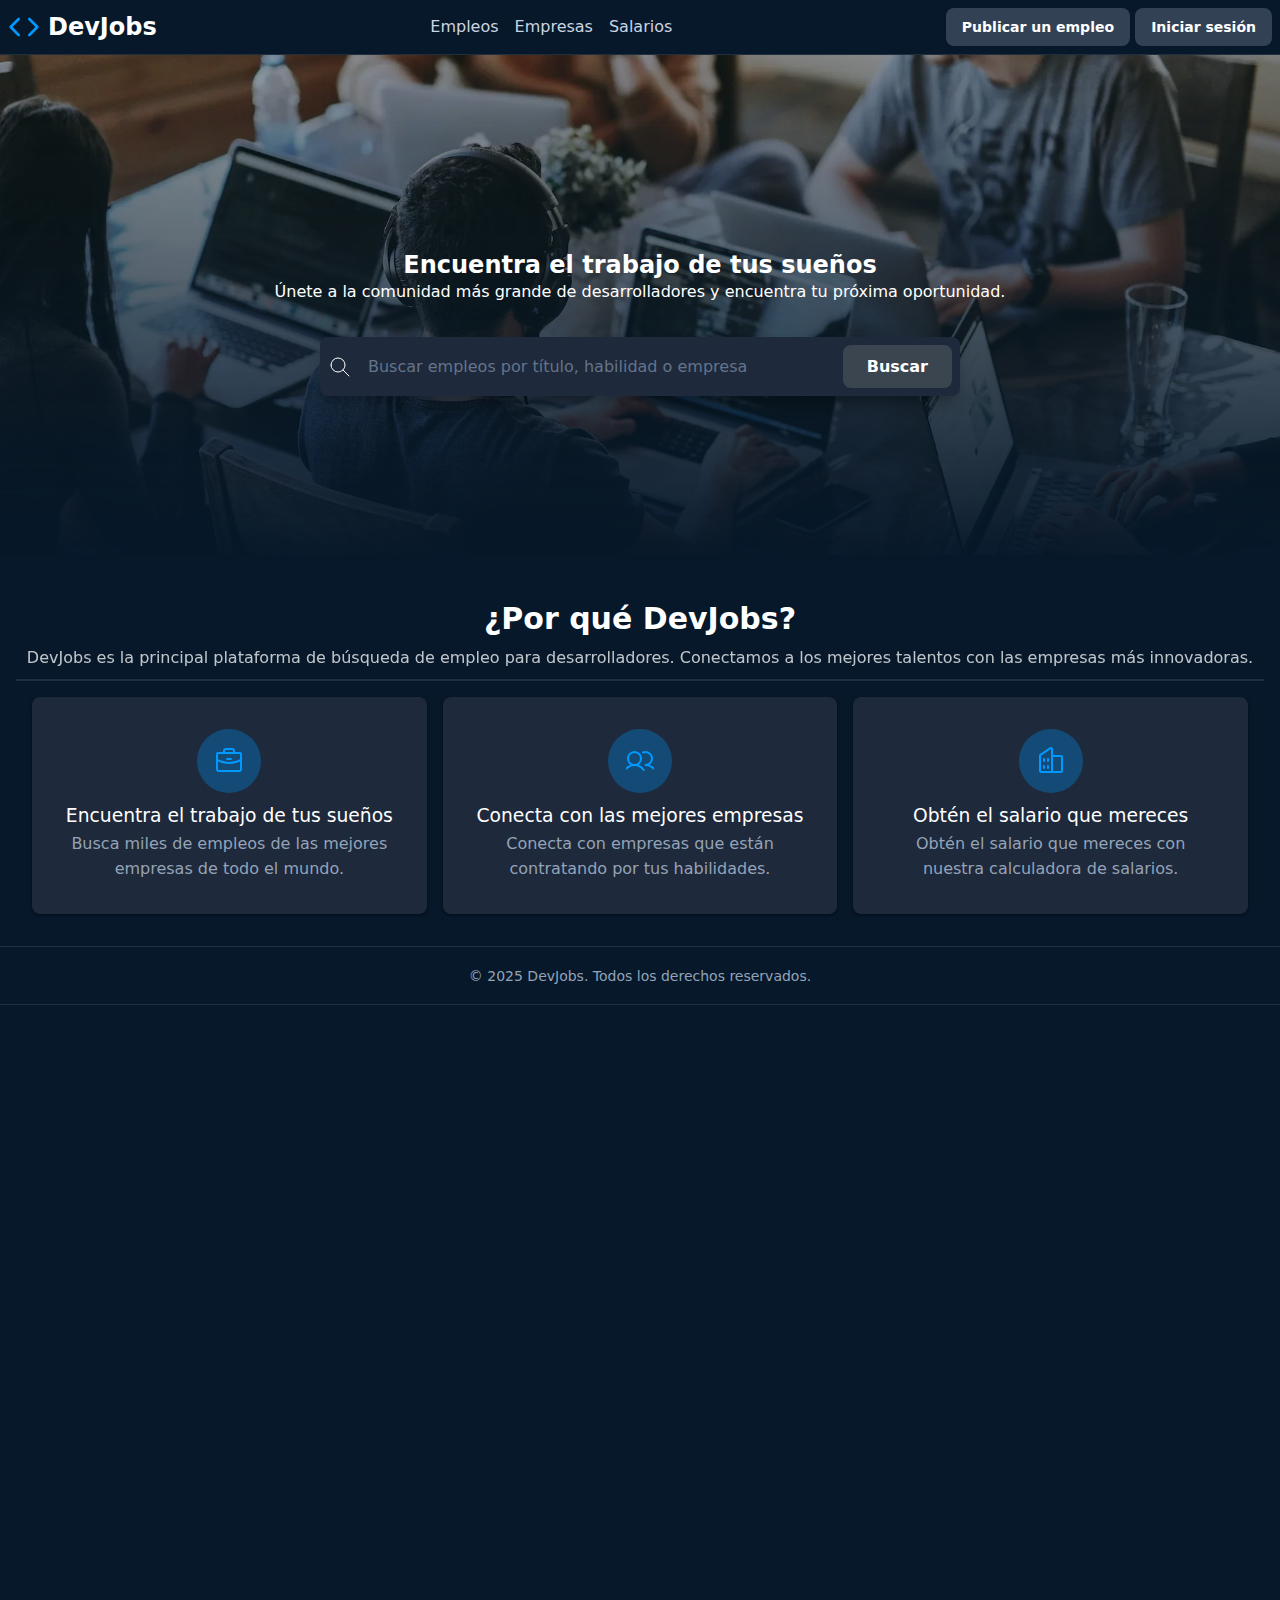
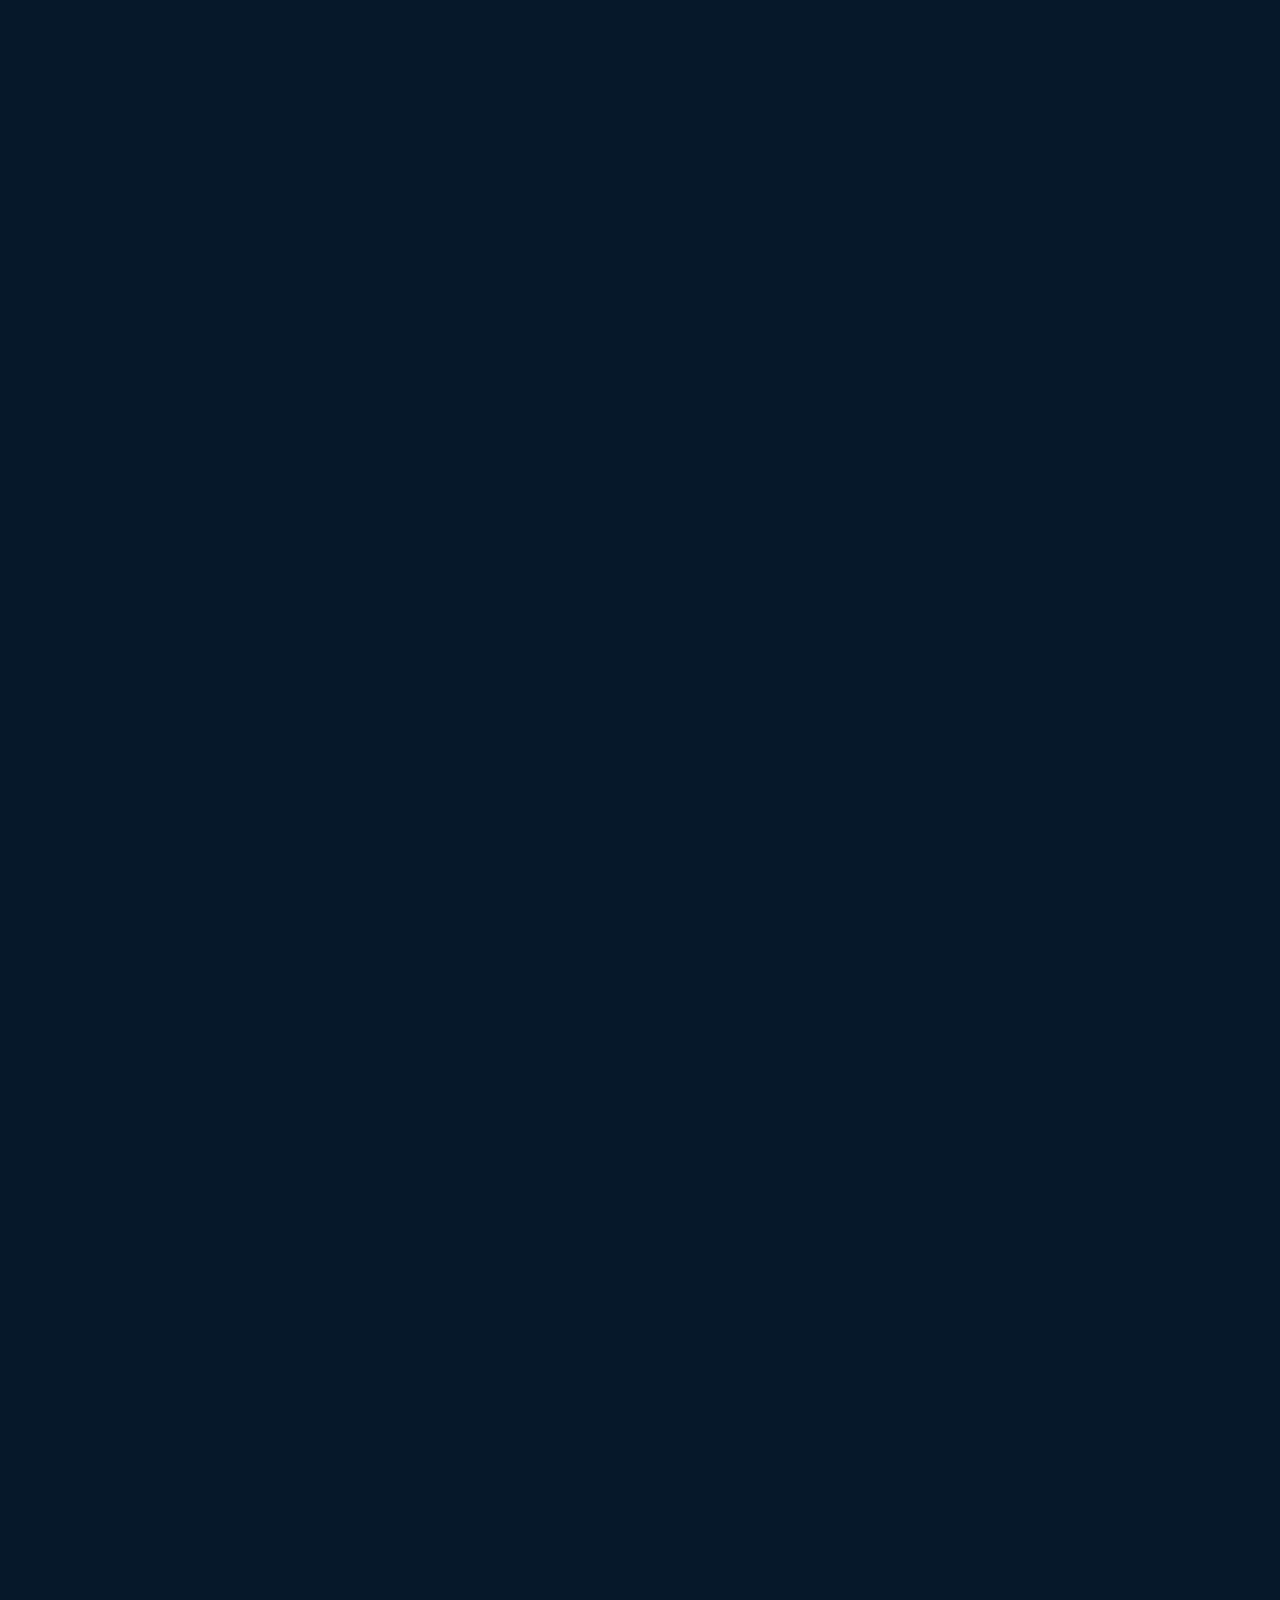
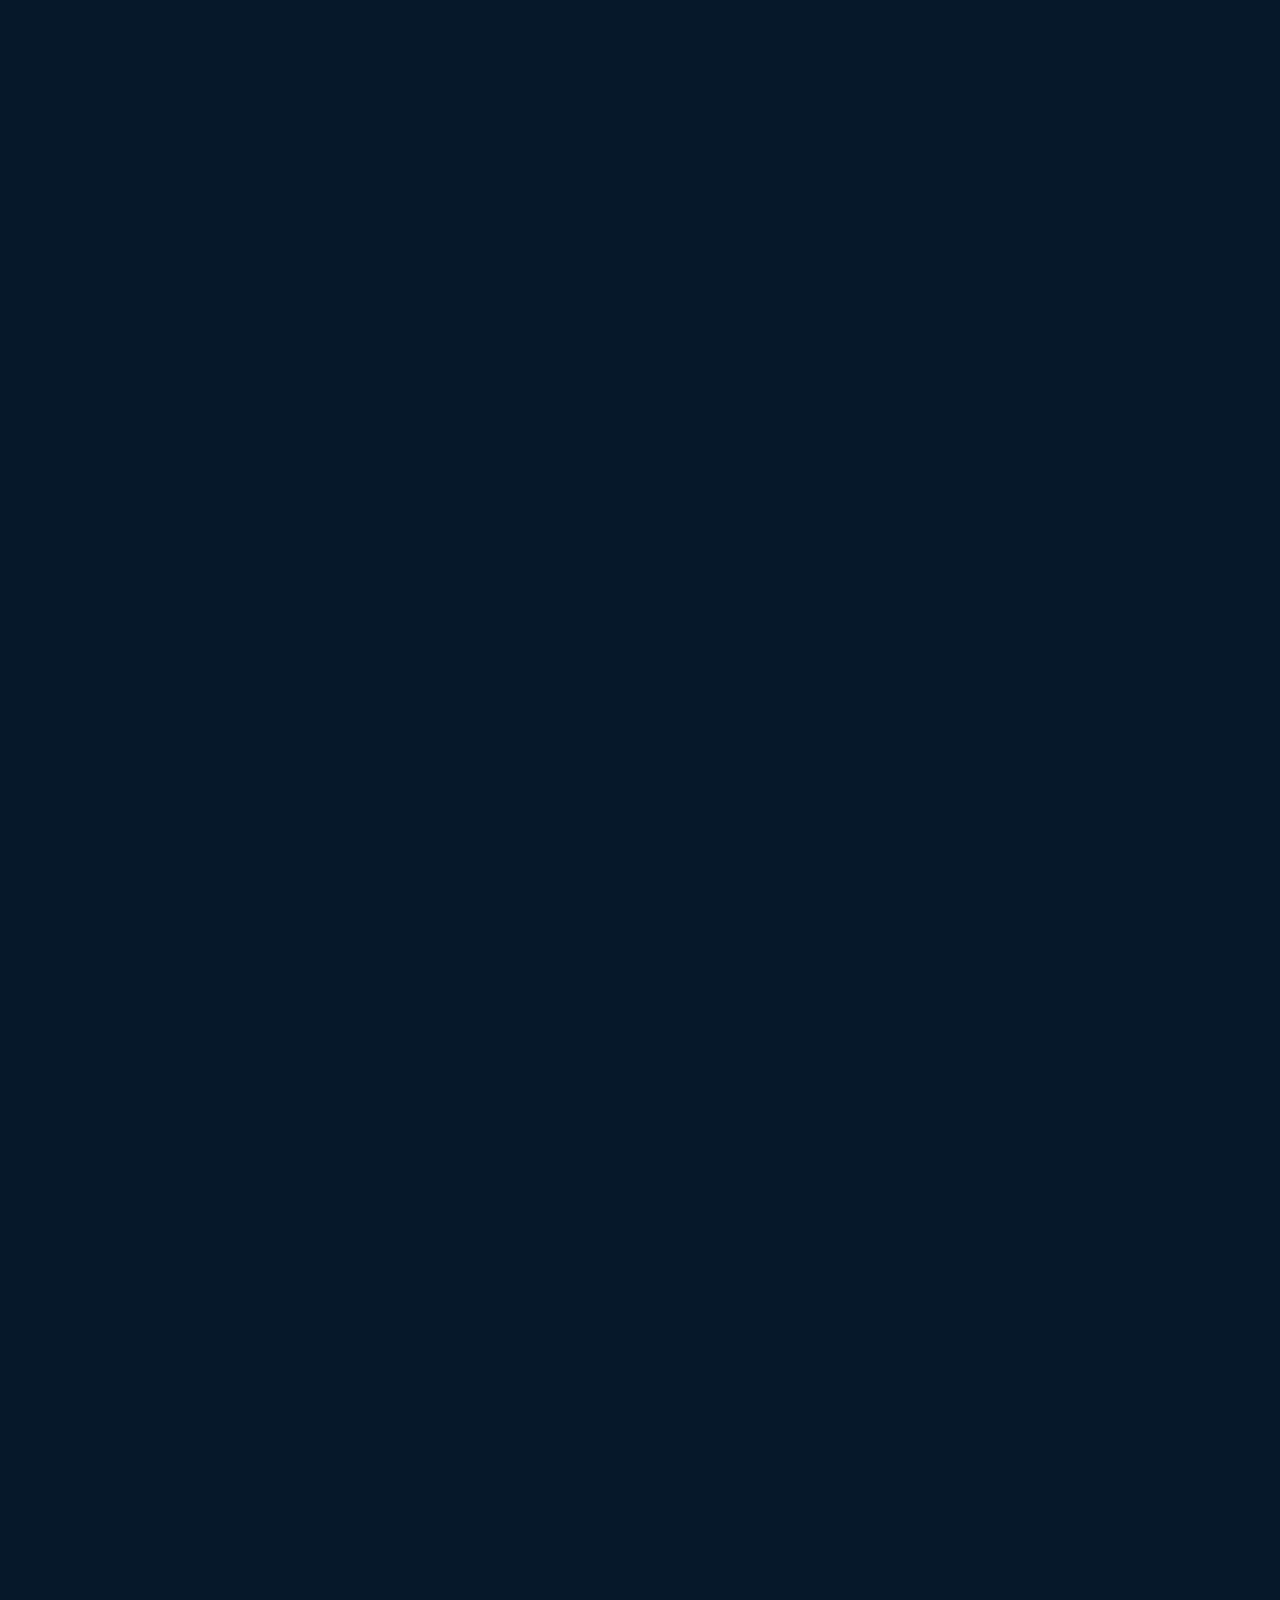
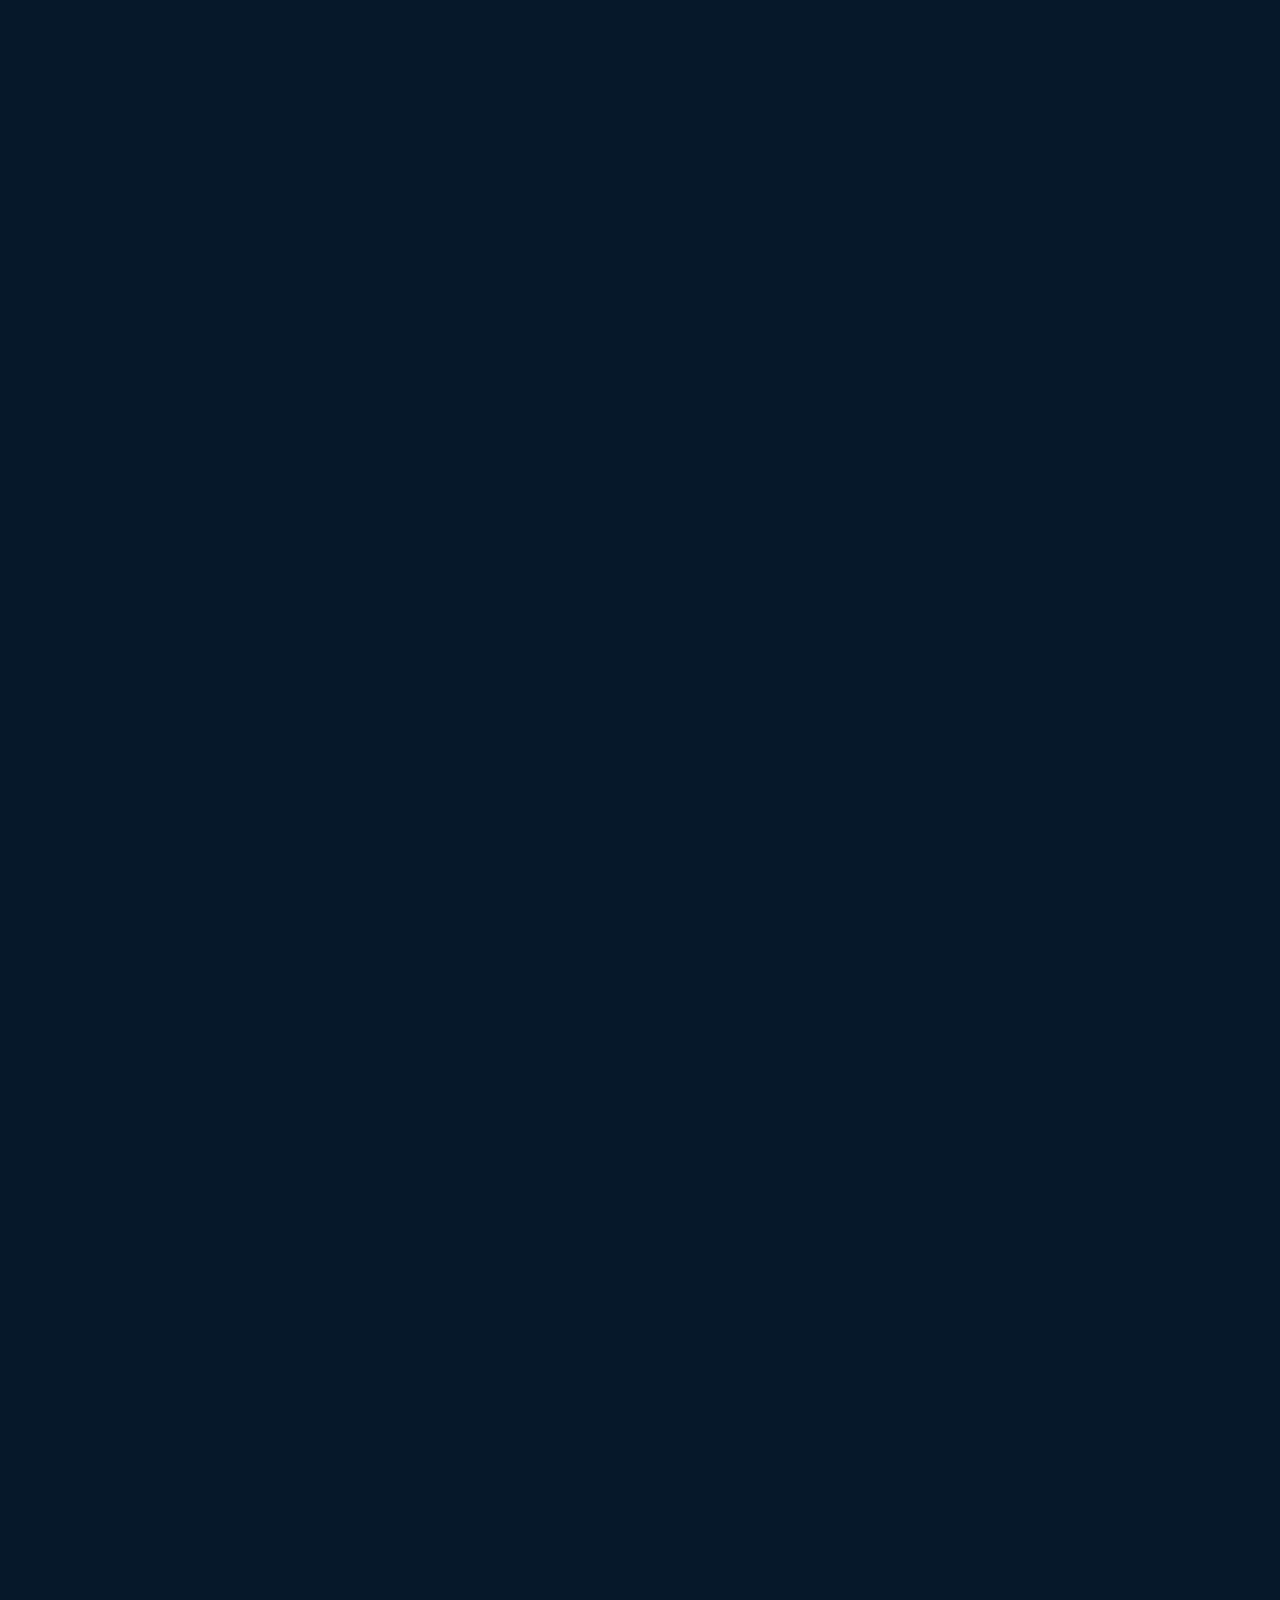
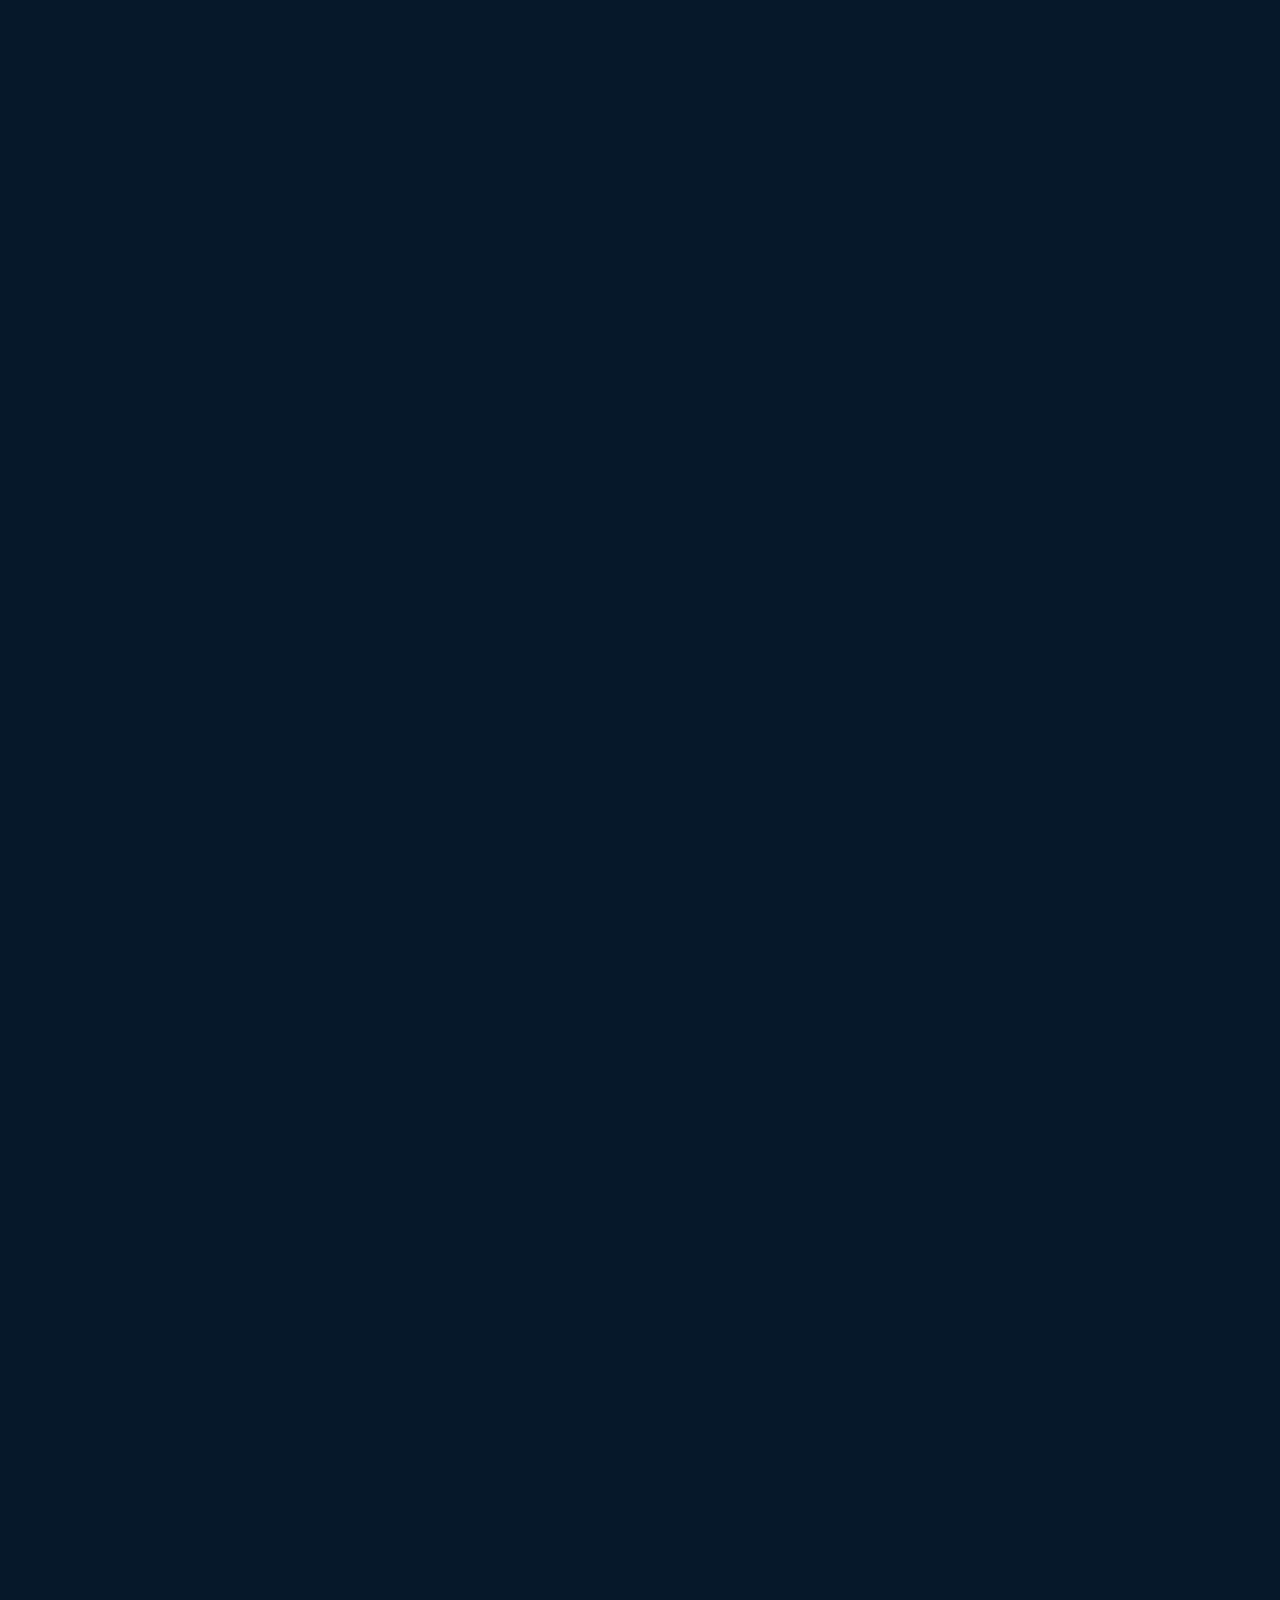
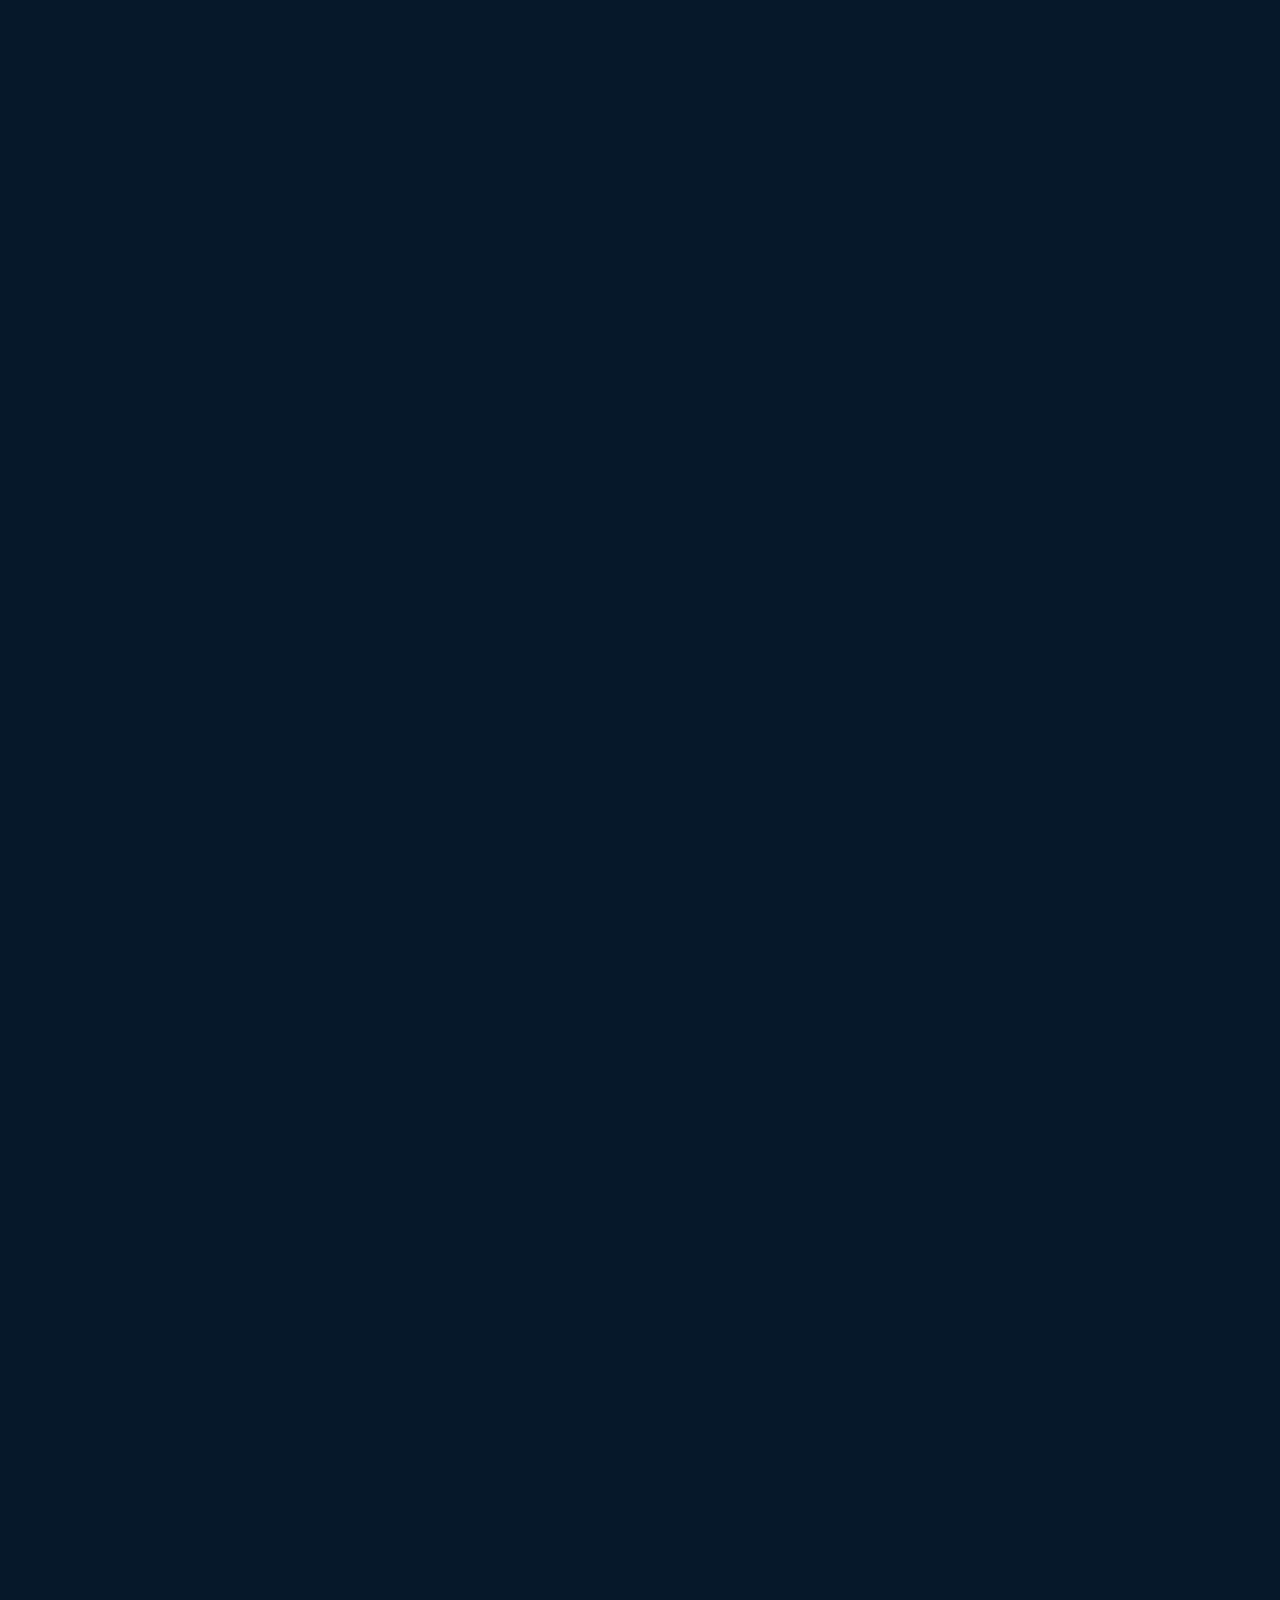
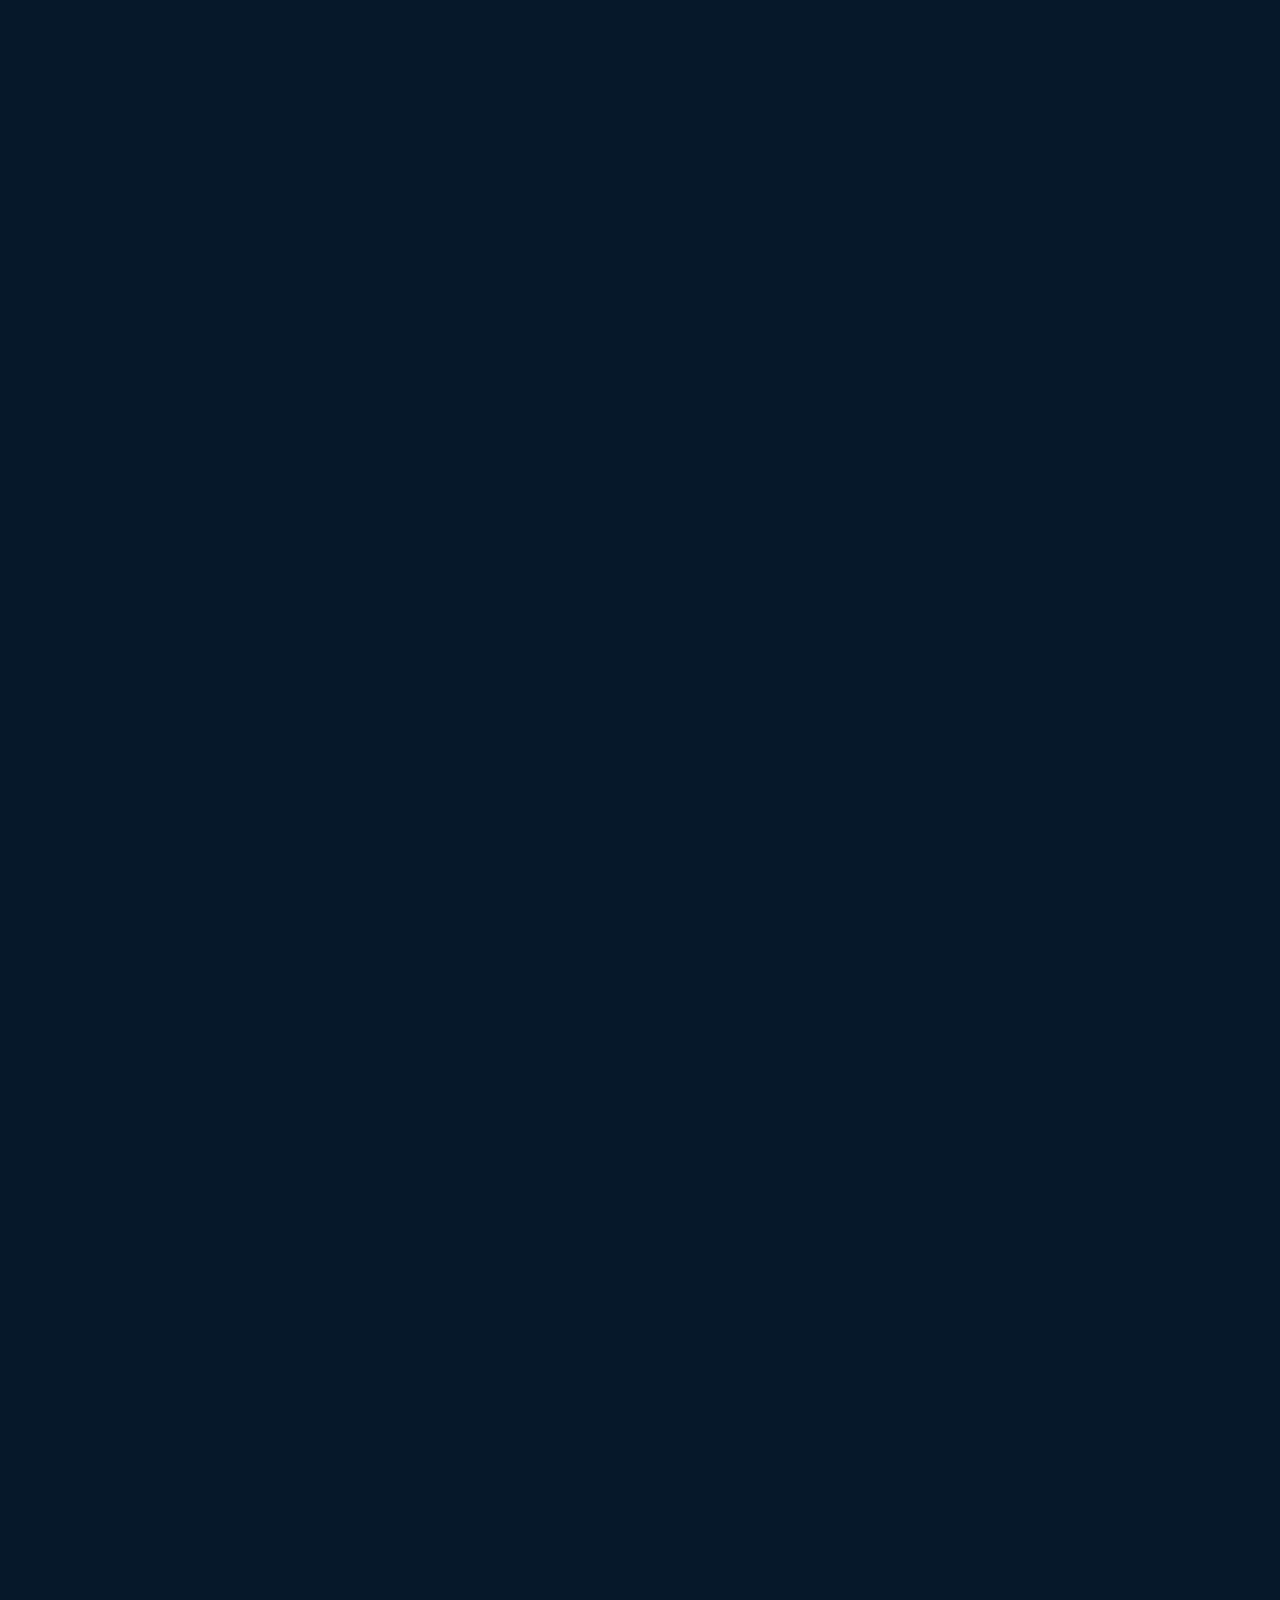
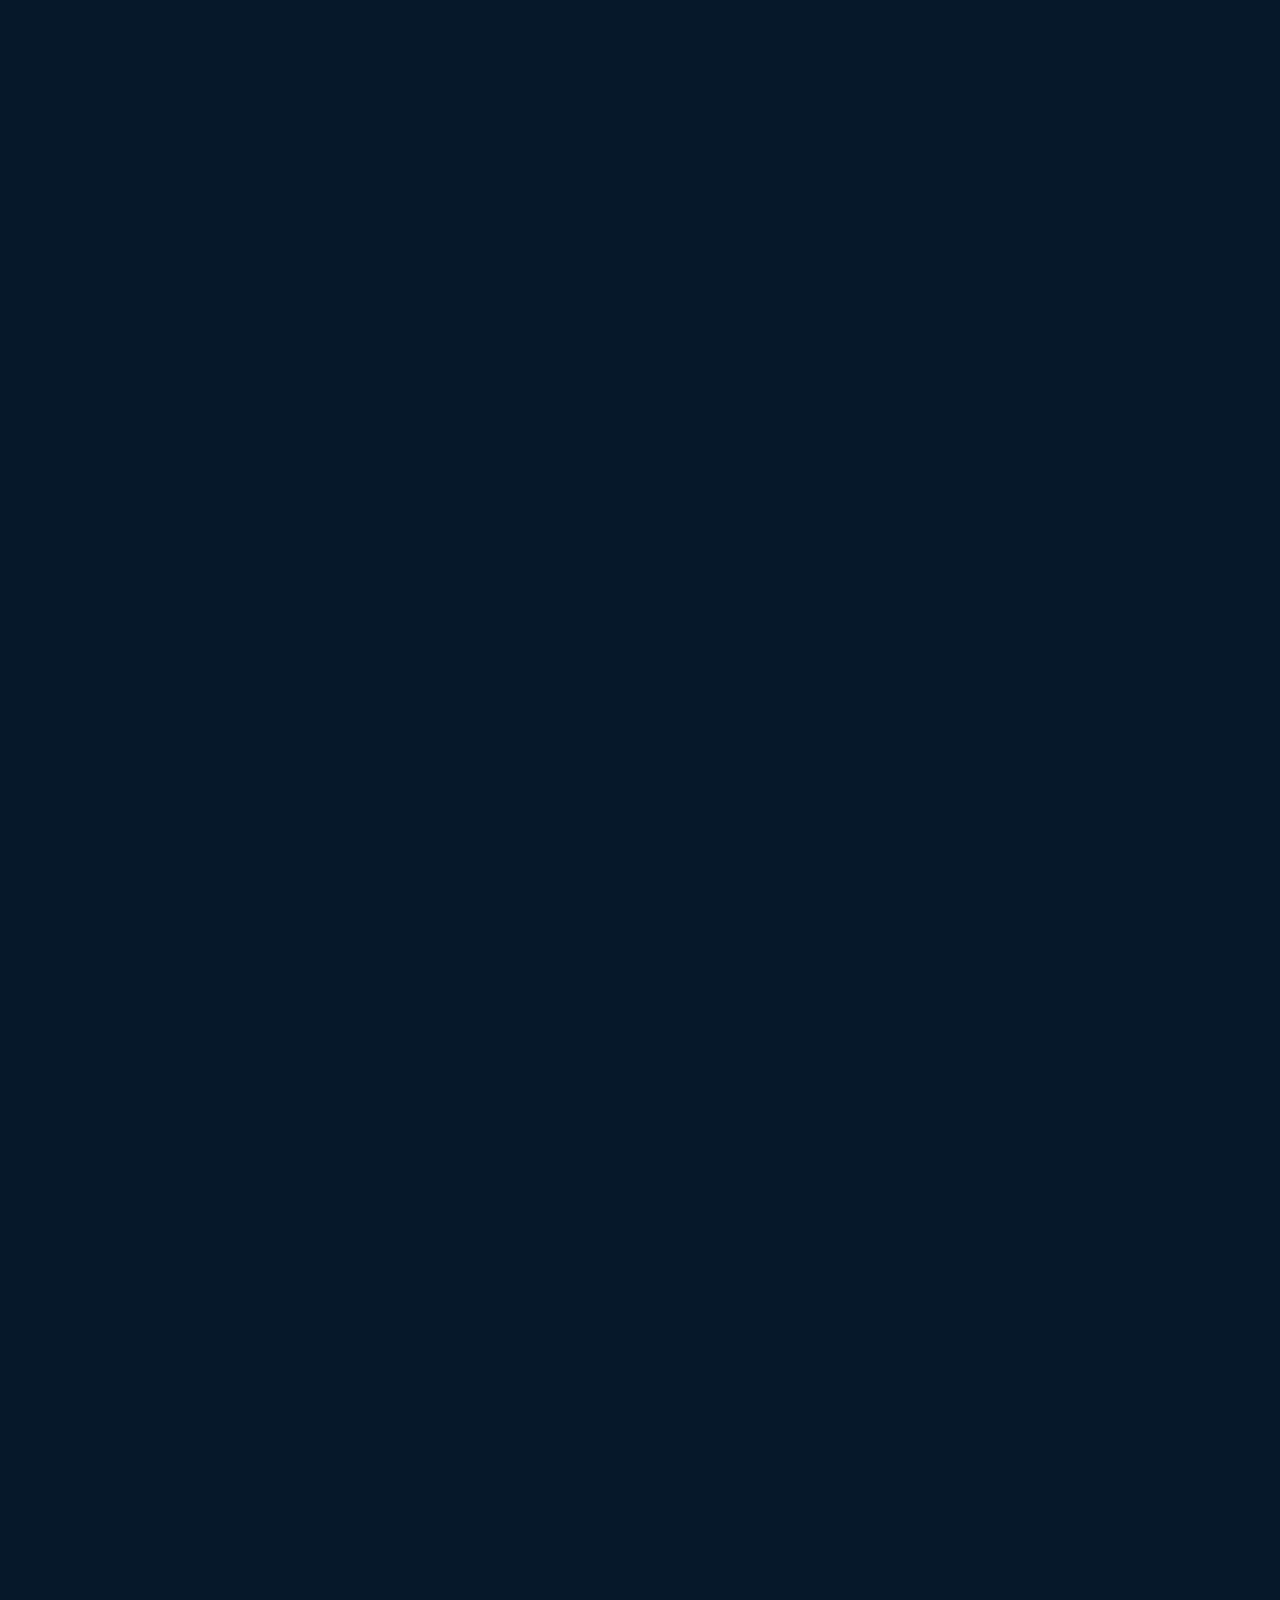
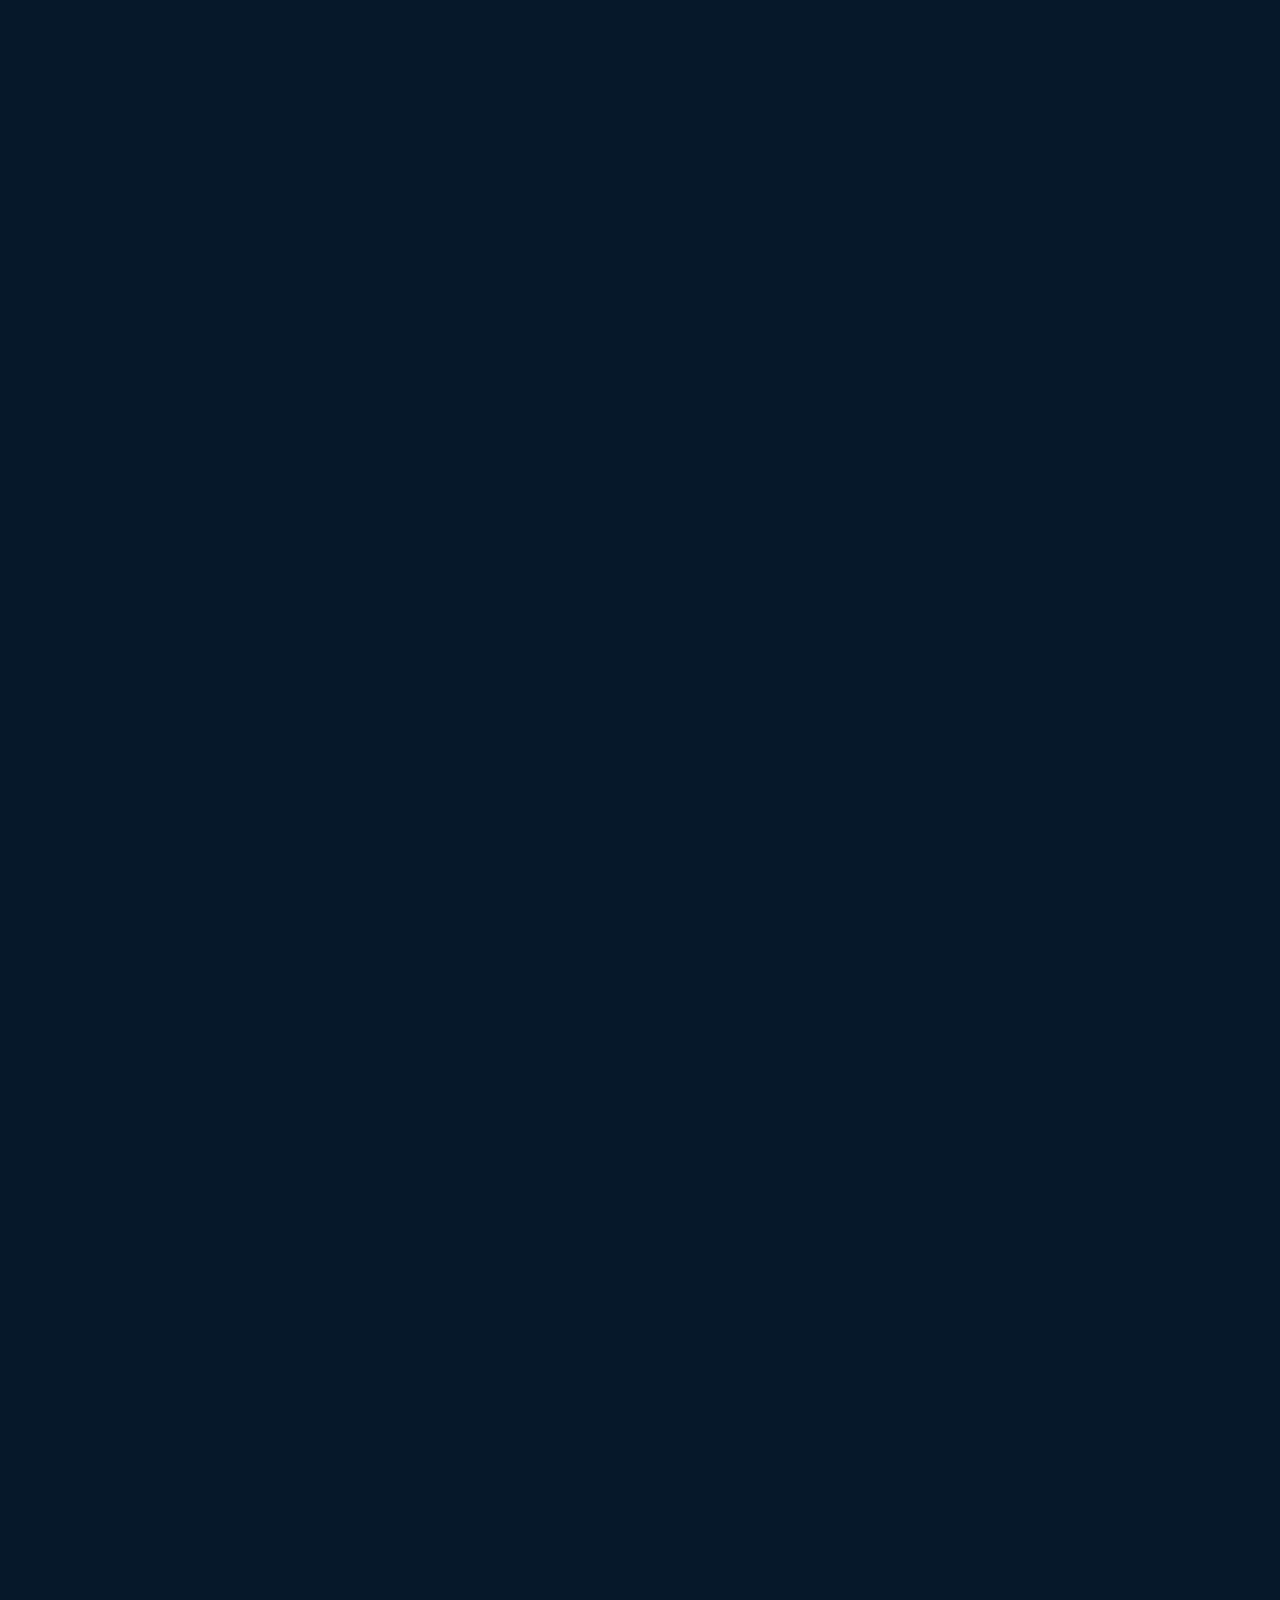
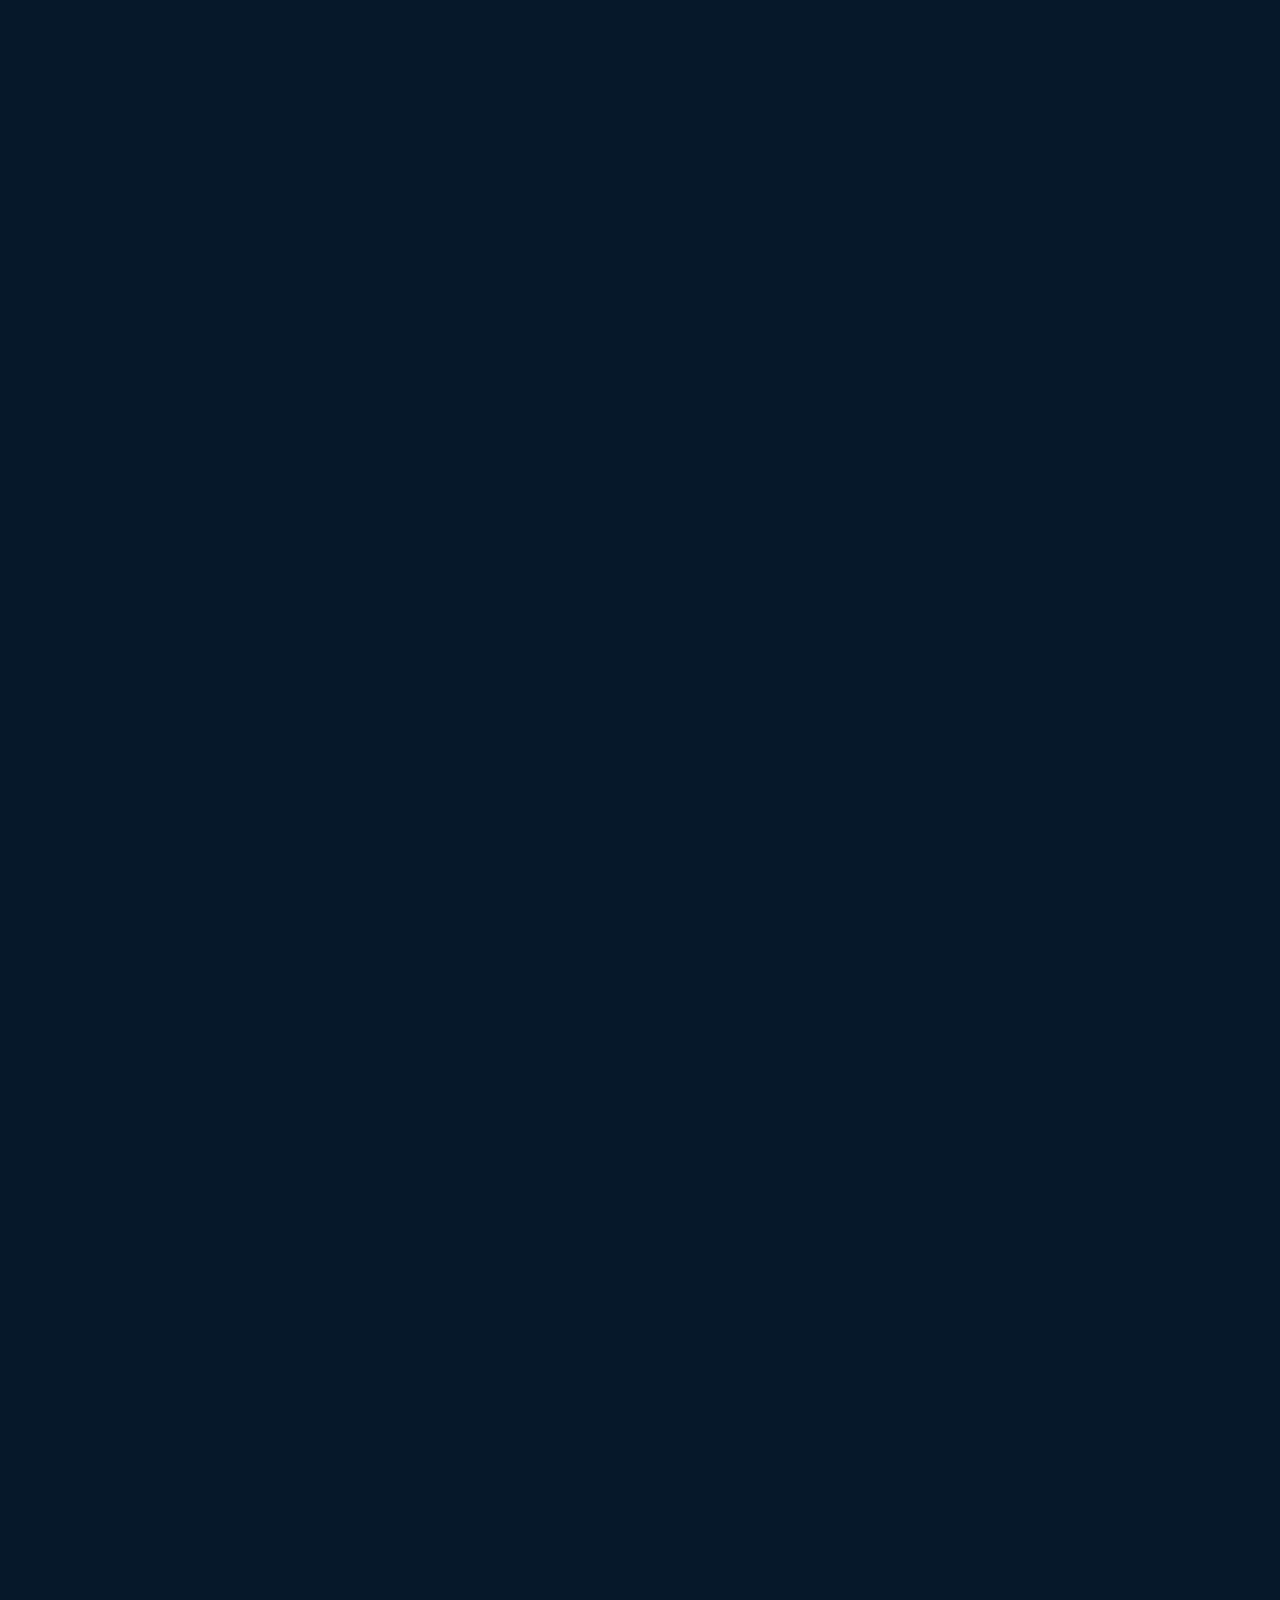
<file: public/index.html>
<!DOCTYPE html>
<html lang="en">

<head>
    <meta charset="UTF-8">
    <meta name="description" content="Encuentra las mejores ofertas de trabajo para desarrolladores en DevJobs.">
    <title>DevJobs - Inicio</title>
    <link rel="stylesheet" href="/src/styles/styles.css">
</head>

<body>
    <header>
        <h1>
            <svg fill="none" stroke="currentColor" stroke-linecap="round" stroke-linejoin="round" stroke-width="2"
                viewBox="0 0 24 24" xmlns="http://www.w3.org/2000/svg">
                <polyline points="16 18 22 12 16 6"></polyline>
                <polyline points="8 6 2 12 8 18"></polyline>
            </svg>
            DevJobs
        </h1>
        <nav>
            <!-- <a href="/src/views/searchJobs.html" target="_blank" rel="noopener noreferrer">Empleos</a> -->
            <a href="/src/views/searchJobs.html" rel="noopener noreferrer">Empleos</a>
            <a href="">Empresas</a>
            <a href="">Salarios</a>
        </nav>

        <div>
            <a href="">Publicar un empleo</a>
            <a href="">Iniciar sesión</a>
        </div>
    </header>

    <main>
        <section>
            <img src="/src/assets/images/background.webp" width="200" />

            <h1>Encuentra el trabajo de tus sueños</h1>

            <p>Únete a la comunidad más grande de desarrolladores y encuentra tu próxima oportunidad.</p>

            <form role="search">
                <div>
                    <svg xmlns="http://www.w3.org/2000/svg" width="24" height="24" viewBox="0 0 24 24" fill="none"
                        stroke="currentColor" stroke-width="1" stroke-linecap="round" stroke-linejoin="round"
                        class="icon icon-tabler icons-tabler-outline icon-tabler-search">
                        <path stroke="none" d="M0 0h24v24H0z" fill="none" />
                        <path d="M10 10m-7 0a7 7 0 1 0 14 0a7 7 0 1 0 -14 0" />
                        <path d="M21 21l-6 -6" />
                    </svg>

                    <input required type="text" placeholder="Buscar empleos por título, habilidad o empresa">

                    <button disabled type="submit">Buscar</button>
                </div>
            </form>
        </section>

        <section>

            <header>
                <h2>¿Por qué DevJobs?</h2>
                <p>DevJobs es la principal plataforma de búsqueda de empleo para desarrolladores. Conectamos a los
                    mejores
                    talentos con las empresas más innovadoras.</p>
            </header>

            <footer>
                <article>
                    <svg fill="currentColor" height="32" viewBox="0 0 256 256" width="32"
                        xmlns="http://www.w3.org/2000/svg" aria-hidden="true">
                        <path
                            d="M216,56H176V48a24,24,0,0,0-24-24H104A24,24,0,0,0,80,48v8H40A16,16,0,0,0,24,72V200a16,16,0,0,0,16,16H216a16,16,0,0,0,16-16V72A16,16,0,0,0,216,56ZM96,48a8,8,0,0,1,8-8h48a8,8,0,0,1,8,8v8H96ZM216,72v41.61A184,184,0,0,1,128,136a184.07,184.07,0,0,1-88-22.38V72Zm0,128H40V131.64A200.19,200.19,0,0,0,128,152a200.25,200.25,0,0,0,88-20.37V200ZM104,112a8,8,0,0,1,8-8h32a8,8,0,0,1,0,16H112A8,8,0,0,1,104,112Z">
                        </path>
                    </svg>
                    <h3>Encuentra el trabajo de tus sueños</h3>
                    <p>Busca miles de empleos de las mejores empresas de todo el mundo.</p>
                </article>

                <article>
                    <svg fill="currentColor" height="32" viewBox="0 0 256 256" width="32"
                        xmlns="http://www.w3.org/2000/svg" aria-hidden="true">
                        <path
                            d="M117.25,157.92a60,60,0,1,0-66.5,0A95.83,95.83,0,0,0,3.53,195.63a8,8,0,1,0,13.4,8.74,80,80,0,0,1,134.14,0,8,8,0,0,0,13.4-8.74A95.83,95.83,0,0,0,117.25,157.92ZM40,108a44,44,0,1,1,44,44A44.05,44.05,0,0,1,40,108Zm210.14,98.7a8,8,0,0,1-11.07-2.33A79.83,79.83,0,0,0,172,168a8,8,0,0,1,0-16,44,44,0,1,0-16.34-84.87,8,8,0,1,1-5.94-14.85,60,60,0,0,1,55.53,105.64,95.83,95.83,0,0,1,47.22,37.71A8,8,0,0,1,250.14,206.7Z">
                        </path>
                    </svg>
                    <h3>Conecta con las mejores empresas</h3>
                    <p>Conecta con empresas que están contratando por tus habilidades.</p>
                </article>

                <article>
                    <svg fill="currentColor" height="32" viewBox="0 0 256 256" width="32"
                        xmlns="http://www.w3.org/2000/svg" aria-hidden="true">
                        <path
                            d="M240,208H224V96a16,16,0,0,0-16-16H144V32a16,16,0,0,0-24.88-13.32L39.12,72A16,16,0,0,0,32,85.34V208H16a8,8,0,0,0,0,16H240a8,8,0,0,0,0-16ZM208,96V208H144V96ZM48,85.34,128,32V208H48ZM112,112v16a8,8,0,0,1-16,0V112a8,8,0,1,1,16,0Zm-32,0v16a8,8,0,0,1-16,0V112a8,8,0,1,1,16,0Zm0,56v16a8,8,0,0,1-16,0V168a8,8,0,0,1,16,0Zm32,0v16a8,8,0,0,1-16,0V168a8,8,0,0,1,16,0Z">
                        </path>
                    </svg>
                    <h3>Obtén el salario que mereces</h3>
                    <p>Obtén el salario que mereces con nuestra calculadora de salarios.</p>
                </article>
            </footer>

        </section>
    </main>

    <footer>
        <small>&copy; 2025 DevJobs. Todos los derechos reservados.</small>
    </footer>












    <footer style="padding-bottom: 100000px">

    </footer>
</body>

</html>
</file>
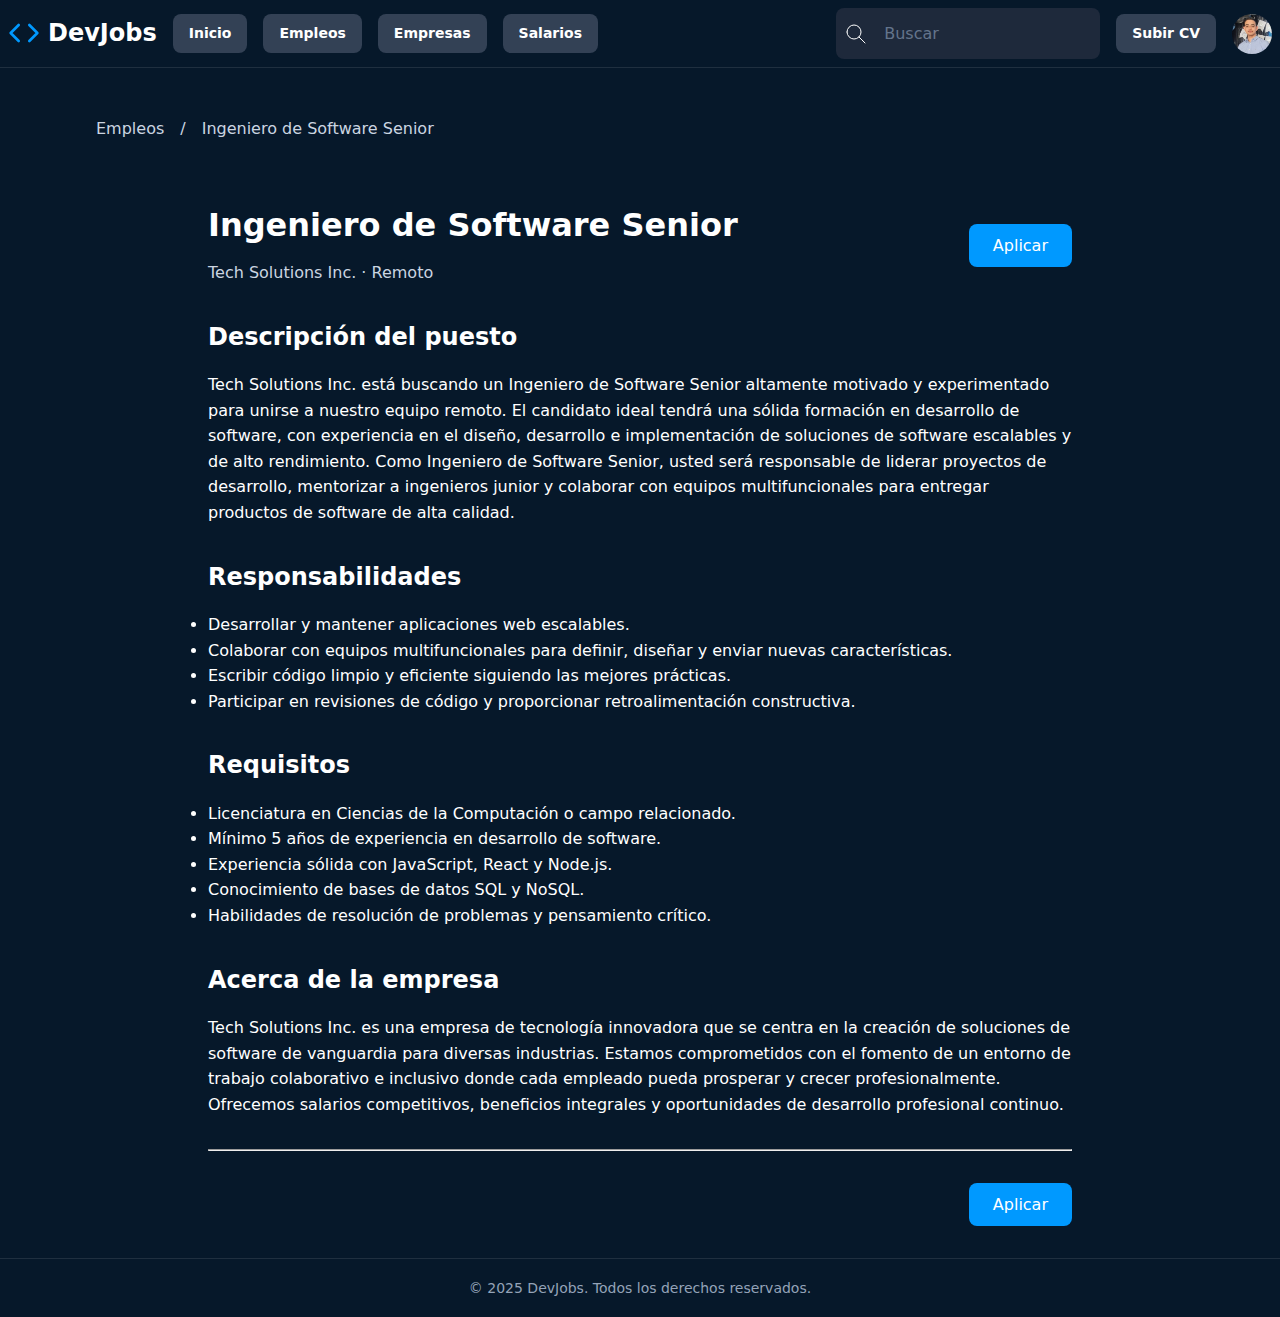
<file: src/views/jobDetails.html>
<!DOCTYPE html>
<html lang="en">

<head>
    <meta charset="UTF-8">
    <meta name="description" content="Descripción de la oferta de empleo que se ha seleccionado.">
    <title>DevJobs - Detalles de la oferta</title>
    <link rel="stylesheet" href="/src/styles/jobDetails.css">
    <script type="module" src="/src/js/searchJobs.js"></script>
</head>

<body>

    <header>
        <div>
            <h1>
                <svg fill="none" stroke="currentColor" stroke-linecap="round" stroke-linejoin="round" stroke-width="2"
                    viewBox="0 0 24 24" xmlns="http://www.w3.org/2000/svg">
                    <polyline points="16 18 22 12 16 6"></polyline>
                    <polyline points="8 6 2 12 8 18"></polyline>
                </svg>
                DevJobs
            </h1>
            <nav>
                <a href="/public/index.html" rel="noopener noreferrer">Inicio</a>
                <a href="/src/views/searchJobs.html" rel="noopener noreferrer">Empleos</a>
                <a href="">Empresas</a>
                <a href="">Salarios</a>
            </nav>
        </div>
        <div>
            <form class="search-bar">
                <svg xmlns="http://www.w3.org/2000/svg" width="24" height="24" viewBox="0 0 24 24" fill="none"
                    stroke="currentColor" stroke-width="1" stroke-linecap="round" stroke-linejoin="round"
                    class="icon icon-tabler icons-tabler-outline icon-tabler-search">
                    <path stroke="none" d="M0 0h24v24H0z" fill="none" />
                    <path d="M10 10m-7 0a7 7 0 1 0 14 0a7 7 0 1 0 -14 0" />
                    <path d="M21 21l-6 -6" />
                </svg>

                <input type="text" placeholder="Buscar">
            </form>
            <a id="subir-cv-btn" href="">Subir CV</a>
            <img src="/src/assets/images/unnamed.jpg" alt="#">
        </div>
    </header>

    <section class="route-description">
        <div>
            <nav>
                <a href="/src/views/searchJobs.html">Empleos</a>
                <span>/</span>
                <span>Ingeniero de Software Senior</span>
            </nav>
        </div>
    </section>

    <main class="jobs-listings">
        <section class="job-details-title ">
            <div>
                <h1>Ingeniero de Software Senior</h1>
                <p>Tech Solutions Inc. · Remoto</p>
            </div>
            <div>
                <button class="button-apply-job">Aplicar</button>
            </div>
        </section>
        <section class="job-details-description">
            <div>
                <h2>Descripción del puesto</h2>
                <p>
                    Tech Solutions Inc. está buscando un Ingeniero de Software Senior altamente motivado y experimentado
                    para unirse a nuestro equipo remoto. El candidato ideal
                    tendrá una sólida formación en desarrollo de software, con experiencia en el diseño, desarrollo e
                    implementación de soluciones de software escalables y de alto
                    rendimiento. Como Ingeniero de Software Senior, usted será responsable de liderar proyectos de
                    desarrollo, mentorizar a ingenieros junior y colaborar con equipos
                    multifuncionales para entregar productos de software de alta calidad.
                </p>
            </div>
            <div>
                <h2>Responsabilidades</h2>
                <ul>
                    <li>Desarrollar y mantener aplicaciones web escalables.</li>
                    <li>Colaborar con equipos multifuncionales para definir, diseñar y enviar nuevas características.
                    </li>
                    <li>Escribir código limpio y eficiente siguiendo las mejores prácticas.</li>
                    <li>Participar en revisiones de código y proporcionar retroalimentación constructiva.</li>
                </ul>
            </div>
            <div>
                <h2>Requisitos</h2>
                <ul>
                    <li>Licenciatura en Ciencias de la Computación o campo relacionado.</li>
                    <li>Mínimo 5 años de experiencia en desarrollo de software.</li>
                    <li>Experiencia sólida con JavaScript, React y Node.js.</li>
                    <li>Conocimiento de bases de datos SQL y NoSQL.</li>
                    <li>Habilidades de resolución de problemas y pensamiento crítico.</li>
                </ul>
            </div>
            <div>
                <h2>Acerca de la empresa</h2>
                <p>Tech Solutions Inc. es una empresa de tecnología innovadora que se centra en la creación de
                    soluciones
                    de software de vanguardia para diversas industrias. Estamos
                    comprometidos con el fomento de un entorno de trabajo colaborativo e inclusivo donde cada empleado
                    pueda prosperar y crecer profesionalmente. Ofrecemos salarios
                    competitivos, beneficios integrales y oportunidades de desarrollo profesional continuo.</p>
            </div>

            <hr style="margin: 2rem 0;" />

            <div style="display: flex; justify-content: flex-end;">
                <button class="button-apply-job">Aplicar</button>
            </div>
        </section>
    </main>
    <footer>
        <small>&copy; 2025 DevJobs. Todos los derechos reservados.</small>
    </footer>

</body>
</file>
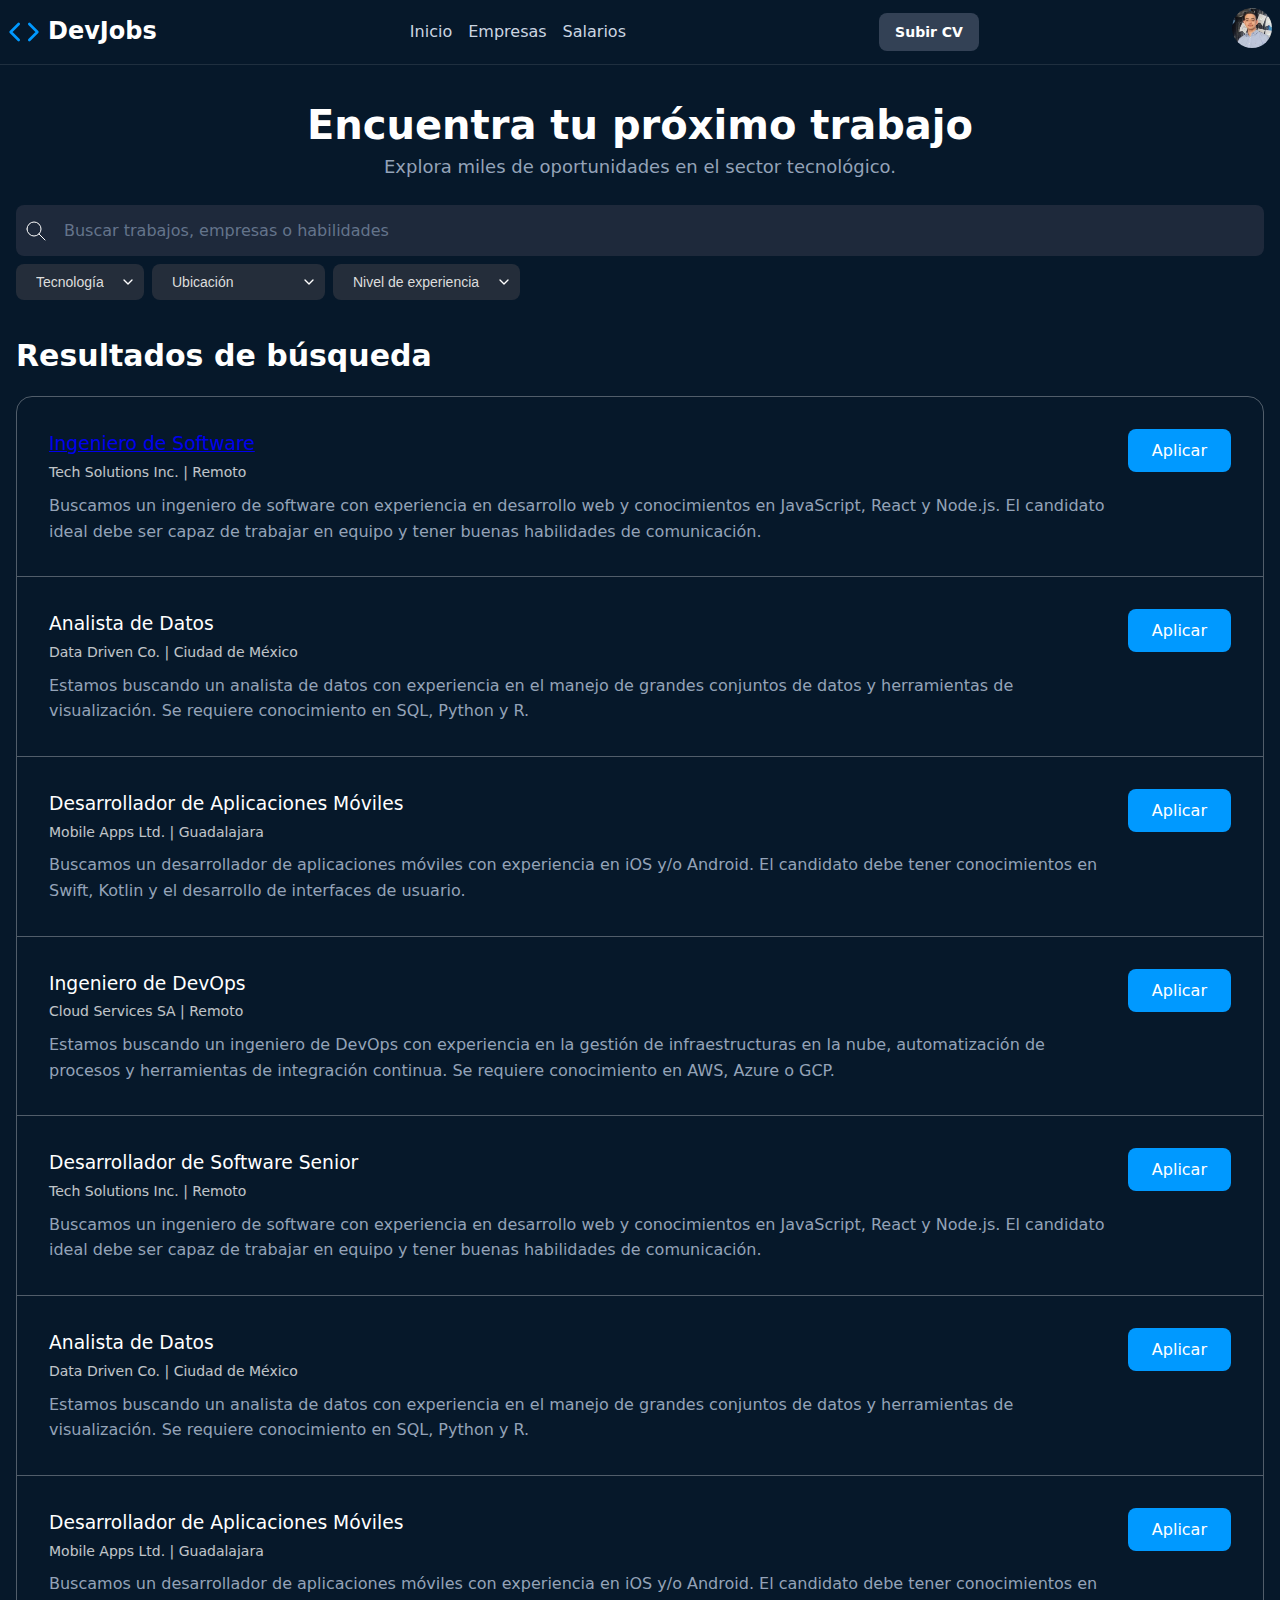
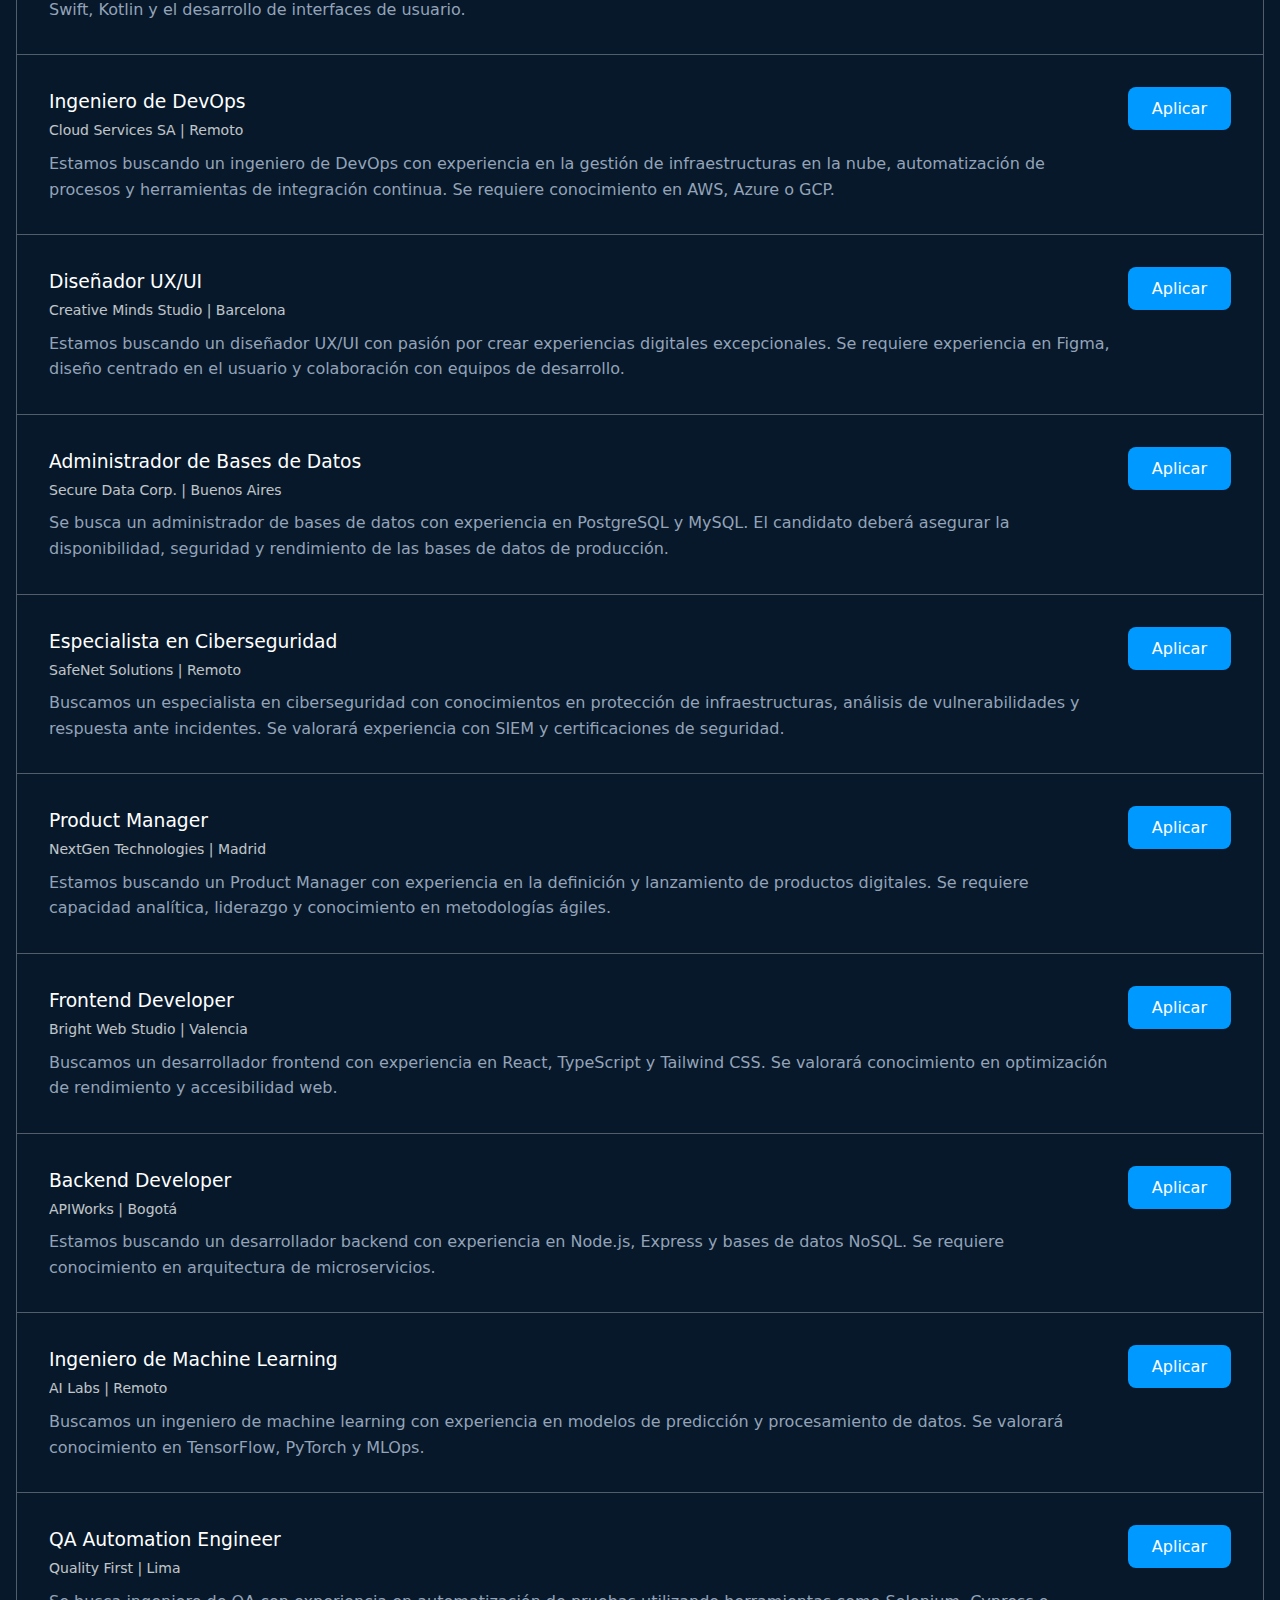
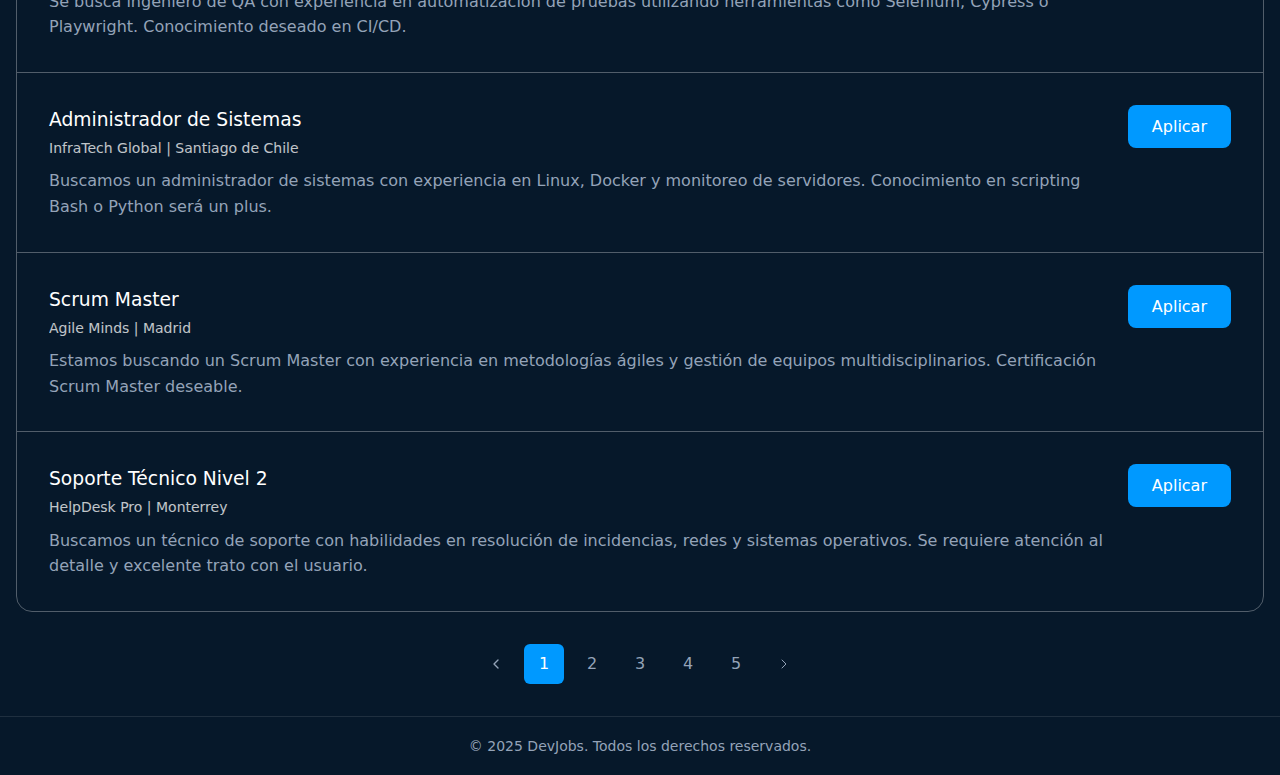
<file: src/views/searchJobs.html>
<!DOCTYPE html>
<html lang="en">

<head>
    <meta charset="UTF-8">
    <meta name="description" content="Listado con empleos y filtros para encontrar el trabajo de tus sueños.">
    <title>DevJobs - Empleos</title>
    <link rel="stylesheet" href="/src/styles/searchJobs.css">
    <script type="module" src="/src/js/app.js"></script>
</head>

<body>
    <header>
        <h1>
            <svg fill="none" stroke="currentColor" stroke-linecap="round" stroke-linejoin="round" stroke-width="2"
                viewBox="0 0 24 24" xmlns="http://www.w3.org/2000/svg">
                <polyline points="16 18 22 12 16 6"></polyline>
                <polyline points="8 6 2 12 8 18"></polyline>
            </svg>
            DevJobs
        </h1>
        <nav>
            <a href="/public/index.html" rel="noopener noreferrer">Inicio</a>
            <!-- <a href="https://www.getonbrd.com/myjobs" target="_blank" rel="noopener noreferrer">Empleos</a> -->
            <a href="" target="_blank" rel="noopener noreferrer">Empresas</a>
            <a href="" target="_blank" rel="noopener noreferrer">Salarios</a>
        </nav>

        <div>
            <a href="">Subir CV</a>
        </div>
        <div>
            <img src="/src/assets/images/unnamed.jpg" alt="#">
        </div>
    </header>

    <main>
        <section class="jobs-search">
            <h1>Encuentra tu próximo trabajo</h1>
            <p>Explora miles de oportunidades en el sector tecnológico.</p>

            <form role="search">
                <div class="search-bar">
                    <svg xmlns="http://www.w3.org/2000/svg" width="24" height="24" viewBox="0 0 24 24" fill="none"
                        stroke="currentColor" stroke-width="1" stroke-linecap="round" stroke-linejoin="round"
                        class="icon icon-tabler icons-tabler-outline icon-tabler-search">
                        <path stroke="none" d="M0 0h24v24H0z" fill="none" />
                        <path d="M10 10m-7 0a7 7 0 1 0 14 0a7 7 0 1 0 -14 0" />
                        <path d="M21 21l-6 -6" />
                    </svg>

                    <input required type="text" placeholder="Buscar trabajos, empresas o habilidades">
                </div>

                <div class="search-filters">
                    <select name="technology" id="technology">
                        <option value="">Tecnología</option>
                        <option value="javascript">JavaScript</option>
                        <option value="python">Python</option>
                        <option value="java">Java</option>
                        <option value="react">React</option>
                        <option value="nodejs">Node.js</option>
                    </select>

                    <select name="location" id="location">
                        <option value="">Ubicación</option>
                        <option value="remoto">Remoto</option>
                        <option value="cdmx">Ciudad de México</option>
                        <option value="guadalajara">Guadalajara</option>
                        <option value="monterrey">Monterrey</option>
                        <option value="barcelona">Barcelona</option>
                    </select>

                    <select name="experience-level" id="experience-level">
                        <option value="">Nivel de experiencia</option>
                        <option value="junior">Junior</option>
                        <option value="mid">Mid-level</option>
                        <option value="senior">Senior</option>
                        <option value="lead">Lead</option>
                    </select>
                </div>
            </form>
            <span id="filter-selected-value"></span>
        </section>

        <section>
            <h2>Resultados de búsqueda</h2>

            <div class="jobs-listings">
                <article data-modalidad="remoto" class="job-listing-card">
                    <div>
                        <a href="/src/views/jobDetails.html"><h3>Ingeniero de Software</h3></a>
                        <small>Tech Solutions Inc. | Remoto</small>
                        <p>Buscamos un ingeniero de software con experiencia en desarrollo web y conocimientos en
                            JavaScript, React
                            y
                            Node.js. El candidato ideal debe ser capaz de trabajar en equipo y tener buenas habilidades
                            de
                            comunicación.</p>
                    </div>
                    <button class="button-apply-job" id="boton-importante">Aplicar</button>
                </article>

                <article data-modalidad="cdmx" class="job-listing-card">
                    <div>
                        <h3>Analista de Datos</h3>
                        <small>Data Driven Co. | Ciudad de México</small>
                        <p>Estamos buscando un analista de datos con experiencia en el manejo de grandes conjuntos de
                            datos y
                            herramientas de visualización. Se requiere conocimiento en SQL, Python y R.</p>
                    </div>
                    <button class="button-apply-job">Aplicar</button>
                </article>

                <article data-modalidad="Guadalajara" class="job-listing-card">
                    <div>
                        <h3>Desarrollador de Aplicaciones Móviles</h3>
                        <small>Mobile Apps Ltd. | Guadalajara</small>
                        <p>Buscamos un desarrollador de aplicaciones móviles con experiencia en iOS y/o Android. El
                            candidato debe
                            tener conocimientos en Swift, Kotlin y el desarrollo de interfaces de usuario.</p>
                    </div>
                    <button class="button-apply-job">Aplicar</button>
                </article>

                <article data-modalidad="remoto" class="job-listing-card">
                    <div>
                        <h3>Ingeniero de DevOps</h3>
                        <small>Cloud Services SA | Remoto</small>
                        <p>Estamos buscando un ingeniero de DevOps con experiencia en la gestión de infraestructuras en
                            la nube,
                            automatización de procesos y herramientas de integración continua. Se requiere conocimiento
                            en AWS, Azure
                            o
                            GCP.</p>
                    </div>
                    <button class="button-apply-job">Aplicar</button>
                </article>
            </div>

            <nav class="pagination">
                <a href="#"><svg width="16" height="16" viewBox="0 0 24 24" fill="none" stroke="currentColor"
                        stroke-width="2" stroke-linecap="round" stroke-linejoin="round">
                        <path stroke="none" d="M0 0h24v24H0z" fill="none" />
                        <path d="M15 6l-6 6l6 6" />
                    </svg></a>
                <a class="is-active" href="#">1</a>
                <a href="#">2</a>
                <a href="#">3</a>
                <a href="#">4</a>
                <a href="#">5</a>
                <a href="#"><svg width="16" height="16" viewBox="0 0 24 24" fill="none" stroke="currentColor"
                        stroke-width="1.5" stroke-linecap="round" stroke-linejoin="round"
                        class="icon icon-tabler icons-tabler-outline icon-tabler-chevron-right">
                        <path stroke="none" d="M0 0h24v24H0z" fill="none" />
                        <path d="M9 6l6 6l-6 6" />
                    </svg></a>
            </nav>
        </section>
    </main>

    <footer>
        <small>&copy; 2025 DevJobs. Todos los derechos reservados.</small>
    </footer>
</body>

</html>
</file>
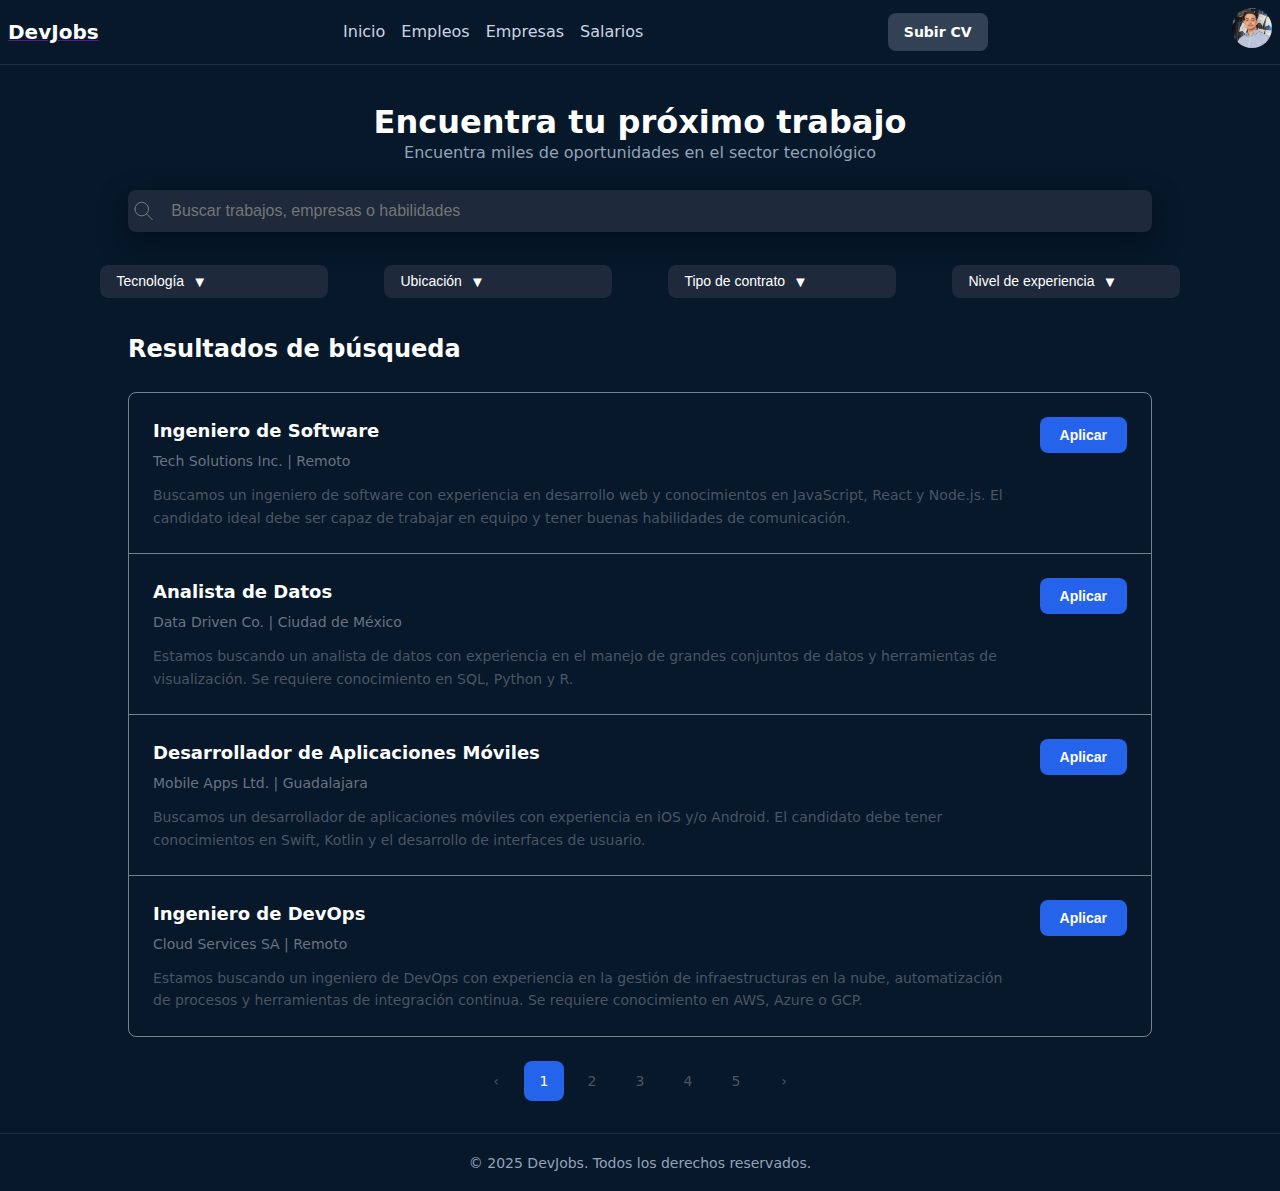
<file: src/views/searchResults.html>
<!DOCTYPE html>
<html lang="en">

<head>
    <meta charset="UTF-8">
    <meta name="description" content="Encuentra las mejores ofertas de trabajo para desarrolladores en DevJobs.">
    <title>DevJobs - Encuentra tu próximo trabajo</title>
    <link rel="stylesheet" href="/src/styles/findJobsStyles.css">
</head>

<body>
    <header>
        <a href="">
            <span>DevJobs</span>
        </a>
        <nav>
            <a href="">Inicio</a>
            <a href="">Empleos</a>
            <a href="">Empresas</a>
            <a href="">Salarios</a>
        </nav>

        <div>
            <a href="">Subir CV</a>
        </div>
        <div>
            <img src="/src/assets/images/unnamed.jpg" alt="#">
        </div>
    </header>

    <section id="searchTitle">
        <h1>Encuentra tu próximo trabajo</h1>
        <h3>Encuentra miles de oportunidades en el sector tecnológico</h3>
        <div class="searchJob">
            <form role="search" class="searchJobForm">
                <svg xmlns="http://www.w3.org/2000/svg" width="24" height="24" viewBox="0 0 24 24" fill="none"
                    stroke="gray" stroke-width="1" stroke-linecap="round" stroke-linejoin="round"
                    class="icon icon-tabler icons-tabler-outline icon-tabler-search">
                    <path stroke="none" d="M0 0h24v24H0z" fill="none" />
                    <path d="M10 10m-7 0a7 7 0 1 0 14 0a7 7 0 1 0 -14 0" />
                    <path d="M21 21l-6 -6" />
                </svg>
                <input required type="text" name="find-jobs" placeholder="Buscar trabajos, empresas o habilidades"
                    id="find-jobs-input">
            </form>
        </div>
    </section>
    <section id="expandItems">
        <button>
            <span>Tecnología</span>
            <span class="expand-icon">▼</span>
        </button>
        <button>
            <span>Ubicación</span>
            <span class="expand-icon">▼</span>
        </button>
        <button>
            <span>Tipo de contrato</span>
            <span class="expand-icon">▼</span>
        </button>
        <button>
            <span>Nivel de experiencia</span>
            <span class="expand-icon">▼</span>
        </button>
    </section>
    <section class="jobResults">
        <div class="results-container">
            <h2>Resultados de búsqueda</h2>
            <div class="results-list">
                <div class="job-card">
                    <div class="job-content">
                        <div class="job-info">
                            <h3>Ingeniero de Software</h3>
                            <p class="company">Tech Solutions Inc. | Remoto</p>
                            <p class="description">
                                Buscamos un ingeniero de software con experiencia en desarrollo web y conocimientos en
                                JavaScript, React y Node.js.
                                El candidato ideal debe ser capaz de trabajar en equipo y tener buenas habilidades de
                                comunicación.
                            </p>
                        </div>
                        <div class="job-actions">
                            <button>Aplicar</button>
                        </div>
                    </div>
                </div>

                <div class="job-card">
                    <div class="job-content">
                        <div class="job-info">
                            <h3>Analista de Datos</h3>
                            <p class="company">Data Driven Co. | Ciudad de México</p>
                            <p class="description">
                                Estamos buscando un analista de datos con experiencia en el manejo de grandes conjuntos
                                de datos y herramientas de visualización.
                                Se requiere conocimiento en SQL, Python y R.
                            </p>
                        </div>
                        <div class="job-actions">
                            <button>Aplicar</button>
                        </div>
                    </div>
                </div>

                <div class="job-card">
                    <div class="job-content">
                        <div class="job-info">
                            <h3>Desarrollador de Aplicaciones Móviles</h3>
                            <p class="company">Mobile Apps Ltd. | Guadalajara</p>
                            <p class="description">
                                Buscamos un desarrollador de aplicaciones móviles con experiencia en iOS y/o Android.
                                El candidato debe tener conocimientos en Swift, Kotlin y el desarrollo de interfaces de
                                usuario.
                            </p>
                        </div>
                        <div class="job-actions">
                            <button>Aplicar</button>
                        </div>
                    </div>
                </div>

                <div class="job-card">
                    <div class="job-content">
                        <div class="job-info">
                            <h3>Ingeniero de DevOps</h3>
                            <p class="company">Cloud Services SA | Remoto</p>
                            <p class="description">
                                Estamos buscando un ingeniero de DevOps con experiencia en la gestión de
                                infraestructuras en la nube,
                                automatización de procesos y herramientas de integración continua. Se requiere
                                conocimiento en AWS, Azure o GCP.
                            </p>
                        </div>
                        <div class="job-actions">
                            <button>Aplicar</button>
                        </div>
                    </div>
                </div>
            </div>

            <nav class="pagination">
                <a href="#" class="prev">‹</a>
                <a href="#" class="active">1</a>
                <a href="#">2</a>
                <a href="#">3</a>
                <a href="#">4</a>
                <a href="#">5</a>
                <a href="#" class="next">›</a>
            </nav>
        </div>
    </section>
    <footer>
        <small>&copy; 2025 DevJobs. Todos los derechos reservados.</small>
    </footer>
</body>

</html>
</file>
<file: src/styles/styles.css>
* {
  margin: 0;
  padding: 0;
  box-sizing: border-box;
}

:root {
  --primary: #3b4550;
  --primary-dark: #0a3d66;
  --primary-hover: #0d5ba8;
  --primary-light: #09f;
  --background: #06182a;
  --text-primary: #ffffff;
  --text-secondary: #cbd5e1;
  --text-muted: #94a3b8;
  --border: rgba(255, 255, 255, 0.1);
  --card-bg: #1e293b;
  --shadow: rgba(0, 0, 0, 0.3);
  --input-bg: #1e293b;
  --hsla-example: hsla(210, 100%, 56%, 1);
}

@font-face {
  font-family: 'Inter Variable';
  font-style: normal;
  font-display: swap;
  font-weight: 100 900;
  src: url(https://cdn.jsdelivr.net/fontsource/fonts/inter:vf@latest/latin-wght-normal.woff2) format('woff2-variations');
  unicode-range: U+0000-00FF, U+0131, U+0152-0153, U+02BB-02BC, U+02C6, U+02DA, U+02DC, U+0304, U+0308, U+0329, U+2000-206F, U+20AC, U+2122, U+2191, U+2193, U+2212, U+2215, U+FEFF, U+FFFD;
}

body {
  font-family: system-ui;
  background-color: var(--background);
  color: var(--text-primary);
  min-height: 100vh;
  display: flex;
  flex-direction: column;
  line-height: 1.6;
}

/* Títulos principales */
h1 {
  font-size: 1.5rem;
  line-height: 1.2;
  text-wrap: balance;
  display: flex;
  align-items: center;
  gap: 0.5rem;
  
  svg {
    width: 2rem;
    height: 2rem;
    color: var(--primary-light);
  }
}

h1+p {
  text-wrap: balance;
  margin-bottom: 2rem
}

/* Header */
header {
  border-bottom: 1px solid var(--border);
  background: var(--background);
  padding: 0.5rem 0.5rem;
  display: flex;
  align-items: center;
  justify-content: space-between;
  gap: 2rem;

}

/* Navegación del header a otras páginas */
nav {
  align-items: center;
  gap: 1rem;
  display: flex;

  a {
    text-decoration: none;
    color: var(--text-secondary);
    transition: color 0.2s;
    font-weight: 500;

    &:hover,
    &:focus {
      color: var(--primary);
      outline: none;
    }
  }
}

/* Botones del Header */
header div a {
  padding: 0.5rem 1rem;
  border-radius: 0.5rem;
  background-color: #334155;
  color: var(--text-primary);
  display: inline-block;
  font-size: 0.875rem;
  font-weight: 700;
  text-decoration: none;
  /* TODO */
}

header div img {
  width: 2.5rem;
  height: 2.5rem;
  border-radius: 100%;
  object-fit: cover;
}

/* Hero */
main>section:nth-child(1) {
  height: 500px;
  text-align: center;
  display: flex;
  flex-direction: column;
  justify-content: center;
  align-items: center;

  h1 {
    padding-top: 36px;
  }

  &>img {
    position: absolute;
    width: 100%;
    height: 100%;
    object-fit: cover;
    z-index: -1;
    left: 0;
    right: 0;
    mask-image: linear-gradient(to bottom, rgba(16, 25, 34, 1) 5%, rgba(16, 25, 34, 0) 80%);
  }
}

/*Hero section vista de busqueda*/
#searchTitle {
  height: 200px;
  text-align: center;
  display: flex;
  flex-direction: column;
  justify-content: center;
  align-items: center;
}

#searchTitle h1 {
  font-size: 2rem;
}

#searchTitle h3 {
  font-size: 1rem;
  font-weight: 400;
  color: var(--text-muted);
  margin-top: -0.5rem;
}

/*input de vista de busqueda*/

.searchJob {
  margin-top: 1.5rem;
  width: 80%;
  display: flex;
  justify-content: start;
  padding: 0.25rem;
  border-radius: 0.5rem;
  outline: none;
  font-size: 1rem;
  font-family: inherit;
  background-color: var(--card-bg);
  color: var(--text-primary);
  box-shadow: 0 10px 30px 3px var(--shadow);
}

.searchJobForm {
  border-color: var(--text-muted);
  width: 100%;
  display: flex;
  align-items: center;
  gap: 0.5rem;
}

/*Sección de items expandidos*/
#expandItems {
  display: flex;
  justify-content: space-between;
  width: 80%;
  margin-left: 4.5rem;

  /* Estilos generales para el botón */
  button {
    width: 20%;
    display: flex;
    align-items: center;
    gap: 8px;
    background-color: var(--input-bg);
    color: var(--text-primary);
    padding: 8px 16px;
    font-size: 14px;
    font-weight: 500;
    border-radius: 8px;
    border: none;
    cursor: pointer;
    transition: background-color 0.3s ease;
  }

  /* Efecto hover del botón */
  button:hover {
    background-color: var(--primary);
    color: white;
  }

  /* Estilo para el icono */
  .expand-icon {
    font-size: 15px;
    /* Tamaño del icono */
  }
}

/* Formulario de Búsqueda */
form {
  max-width: 42rem;
  width: 100%;
  margin: 0 auto;
  padding-inline: 1rem;
}

form>div {
  display: flex;
  align-items: center;
  background-color: var(--input-bg);
  border-radius: 0.5rem;
  box-shadow: 0 10px 15px -3px var(--shadow);
  padding: 0.5rem;
  gap: 0.5rem;
}

form span {
  padding-left: 0.75rem;
  color: var(--text-muted);
  display: flex;
  align-items: center;
  flex-shrink: 0;
}

form input[type="text"] {
  flex: 1;
  background: transparent;
  border: none;
  outline: none;
  color: var(--text-primary);
  padding: 0.75rem 0.5rem;
  font-size: 1rem;
  font-family: inherit;
}

form input[type="text"]::placeholder {
  color: #64748b;
}

form button[type="submit"] {
  padding: 0.75rem 1.5rem;
  border-radius: 0.5rem;
  background-color: var(--primary);
  color: white;
  font-weight: 700;
  border: none;
  cursor: pointer;
  transition: background-color 0.2s;
  font-family: inherit;
  font-size: 1rem;
  white-space: nowrap;
}

form button[type="submit"]:hover,
form button[type="submit"]:focus {
  background-color: var(--primary-hover);
  outline: 2px solid white;
  outline-offset: 2px;
}

/* Features Section */
main>section:nth-child(2) {
  padding-inline: 1rem;
  background-color: var(--background);
  padding-top: 2rem;

  &>header {
    gap: 2px;
    flex-direction: column;

    h2 {
      margin-bottom: 0;
    }

    p {
      opacity: .75;
    }
  }

  &>div {
    max-width: 1280px;
    margin: 0 auto;
  }
}

main>section:nth-child(2) h2 {
  font-size: 1.875rem;
  font-weight: 700;
  color: var(--text-primary);
  margin-bottom: 1rem;
}

main>section:nth-child(2)>div>div:first-child>p {
  font-size: 1.125rem;
  color: var(--text-muted);
  max-width: 42rem;
  margin: 0 auto;
}

/* Grid de Features */
main>section:nth-child(2) footer {
  display: grid;
  grid-template-columns: repeat(auto-fit, minmax(280px, 1fr));
  gap: 16px
}

/* Feature Cards */
/* article {
  background-color: var(--card-bg);
  padding: 2rem;
  margin-bottom: 16px;
  border-radius: 0.5rem;                   
  box-shadow: 0px 1px 3px 0 var(--shadow); 

  svg {
    color: var(--primary-light);          
    background: rgba(0, 153, 255, 0.3);  
    border-radius: 9999px;               
    width: 64px;                         
    height: 64px;                        
    padding: 16px;                       
  }

  h3 {
    font-weight: 500;
  }

  p {
    color: var(--text-muted);
  }
} */

/* Footer */
footer {
  background-color: var(--background);
  border-top: 1px solid var(--border);
  text-align: center;
  padding: 16px;

  small {
    color: var(--text-muted);
    font-size: 0.875rem;
  }
}

article {
  background-color: var(--card-bg);
  padding: 2rem;
  margin-bottom: 16px;
  border-radius: 0.5rem;
  box-shadow: 0px 1px 3px 0px rgba(0, 0, 0, 0.5);

  svg {
    color: var(--primary-light);
    background: rgba(0, 153, 255, .3);
    width: 64px;
    height: 64px;
    border-radius: 100%;
    padding: 16px;
  }

  p {
    color: var(--text-muted);
  }

  h3 {
    font-weight: 500;
  }
}
</file>
<file: src/styles/jobDetails.css>
* {
    margin: 0;
    padding: 0;
    box-sizing: border-box;
}

:root {
    --primary: #3b4550;
    --primary-dark: #0a3d66;
    --primary-hover: #0d5ba8;
    --primary-light: #09f;
    --background: #06182a;
    --text-primary: #ffffff;
    --text-secondary: #cbd5e1;
    --text-muted: #94a3b8;
    --border: rgba(255, 255, 255, 0.1);
    --card-bg: #1e293b;
    --shadow: rgba(0, 0, 0, 0.3);
    --input-bg: #1e293b;
    --hsla-example: hsla(210, 100%, 56%, 1);
}

@font-face {
    font-family: 'Inter Variable';
    font-style: normal;
    font-display: swap;
    font-weight: 100 900;
    src: url(https://cdn.jsdelivr.net/fontsource/fonts/inter:vf@latest/latin-wght-normal.woff2) format('woff2-variations');
    unicode-range: U+0000-00FF, U+0131, U+0152-0153, U+02BB-02BC, U+02C6, U+02DA, U+02DC, U+0304, U+0308, U+0329, U+2000-206F, U+20AC, U+2122, U+2191, U+2193, U+2212, U+2215, U+FEFF, U+FFFD;
}

body {
    font-family: system-ui;
    background-color: var(--background);
    color: var(--text-primary);
    min-height: 100vh;
    display: flex;
    flex-direction: column;
    line-height: 1.6;
}

/* Header */
header {
    border-bottom: 1px solid var(--border);
    background: var(--background);
    padding: 0.5rem 0.5rem;
    display: flex;
    align-items: center;
    justify-content: space-between;
    gap: 1rem;

    div {
        display: flex;
        align-items: center;
        gap: 1rem;
    }
}

/*Input de búsqueda Header*/
.search-bar {
    background: var(--input-bg);
    padding: .25rem .5rem;
    border-radius: 0.5rem;
    display: flex;
    align-items: center;
    gap: 0.5rem;

    input[type="text"] {
        flex: 1;
        background: transparent;
        border: none;
        outline: none;
        color: var(--text-primary);
        padding: 0.75rem 0.5rem;
        font-size: 1rem;
        font-family: inherit;
    }

    input[type="text"]::placeholder {
        color: #64748b;
    }
}

/* Títulos principales */
h1 {
    font-size: 1.5rem;
    line-height: 1.2;
    text-wrap: balance;
    display: flex;
    align-items: center;
    gap: 0.5rem;

    svg {
        width: 2rem;
        height: 2rem;
        color: var(--primary-light);
    }
}

/* Navegación del header a otras páginas */
nav {
    align-items: center;
    gap: 1rem;
    display: flex;

    a {
        text-decoration: none;
        color: var(--text-secondary);
        transition: color 0.2s;
        font-weight: 500;

        &:hover,
        &:focus {
            color: var(--primary);
            outline: none;
        }
    }
}

/* Botones del Header */
header div a {
    padding: 0.5rem 1rem;
    border-radius: 0.5rem;
    background-color: #334155;
    color: var(--text-primary);
    display: inline-block;
    font-size: 0.875rem;
    font-weight: 700;
    text-decoration: none;
    /* TODO */
}

header div img {
    width: 2.5rem;
    height: 2.5rem;
    border-radius: 100%;
    object-fit: cover;
}

.route-description {
    margin: 3rem 6rem;
    margin-bottom: 2rem;
    color: var(--text-secondary);
}

/* Main */
main {
    flex: 1;
    padding: 2rem 1rem;
    max-width: 1200px;
    margin: 0 auto;
    width: 70%;

    button {
        padding: 0.75rem 1.5rem;
        border-radius: 0.5rem;
        background-color: var(--primary);
        color: white;
        font-weight: 400;
        border: none;
        cursor: pointer;
        transition: all 0.2s;
        font-family: inherit;
        font-size: 1rem;
        white-space: nowrap;

        &:hover,
        /* pseudo-clase que significa que el ratón está encima */
        &:focus {
            /* pseudo-clase que significa que el elemento tiene el foco */
            background-color: var(--primary-hover);
            outline: 2px solid white;
            outline-offset: 2px;
        }

        &:active {
            transform: scale(0.90)
        }

        &:disabled {
            opacity: .5;
            pointer-events: none;
        }
    }

    .button-apply-job {
        background: #09f;

        &.is-applied {
            background: #4caf50;
            pointer-events: none;
        }
    }


    h2 {
        font-size: 1.50rem;
        font-weight: medium;
        margin: 2rem 0 1rem 0;
    }
}

.job-details-title {
    display: flex;
    align-items: center;
    justify-content: space-between;
    gap: 3rem;

    h1 {
        font-size: 2rem;
    }

    p {
        margin-top: 1rem;
        color: var(--text-secondary);
    }

}

/* Footer */
footer {
    background-color: var(--background);
    border-top: 1px solid var(--border);
    text-align: center;
    padding: 16px;

    small {
        color: var(--text-muted);
        font-size: 0.875rem;
    }
}
</file>
<file: src/styles/searchJobs.css>
* {
  margin: 0;
  padding: 0;
  box-sizing: border-box;
}

:root {
  --primary: #3b4550;
  --primary-dark: #0a3d66;
  --primary-hover: #0d5ba8;
  --primary-light: #09f;
  --background: #06182a;
  --text-primary: #ffffff;
  --text-secondary: #cbd5e1;
  --text-muted: #94a3b8;
  --border: rgba(255, 255, 255, 0.1);
  --card-bg: #1e293b;
  --shadow: rgba(0, 0, 0, 0.3);
  --input-bg: #1e293b;
  --hsla-example: hsla(210, 100%, 56%, 1);
}

@font-face {
  font-family: 'Inter Variable';
  font-style: normal;
  font-display: swap;
  font-weight: 100 900;
  src: url(https://cdn.jsdelivr.net/fontsource/fonts/inter:vf@latest/latin-wght-normal.woff2) format('woff2-variations');
  unicode-range: U+0000-00FF, U+0131, U+0152-0153, U+02BB-02BC, U+02C6, U+02DA, U+02DC, U+0304, U+0308, U+0329, U+2000-206F, U+20AC, U+2122, U+2191, U+2193, U+2212, U+2215, U+FEFF, U+FFFD;
}

body {
  font-family: system-ui;
  background-color: var(--background);
  color: var(--text-primary);
  min-height: 100vh;
  display: flex;
  flex-direction: column;
  line-height: 1.6;
}

/* Header */
header {
  border-bottom: 1px solid var(--border);
  background: var(--background);
  padding: 0.5rem 0.5rem;
  display: flex;
  align-items: center;
  justify-content: space-between;
  gap: 2rem;
}

/* Títulos principales */
h1 {
  font-size: 1.5rem;
  line-height: 1.2;
  text-wrap: balance;
  display: flex;
  align-items: center;
  gap: 0.5rem;

  svg {
    width: 2rem;
    height: 2rem;
    color: var(--primary-light);
  }
}

/* Navegación del header a otras páginas */
nav {
  align-items: center;
  gap: 1rem;
  display: flex;

  a {
    text-decoration: none;
    color: var(--text-secondary);
    transition: color 0.2s;
    font-weight: 500;

    &:hover,
    &:focus {
      color: var(--primary);
      outline: none;
    }
  }
}

/* Botones del Header */
header div a {
  padding: 0.5rem 1rem;
  border-radius: 0.5rem;
  background-color: #334155;
  color: var(--text-primary);
  display: inline-block;
  font-size: 0.875rem;
  font-weight: 700;
  text-decoration: none;
  /* TODO */
}

header div img {
  width: 2.5rem;
  height: 2.5rem;
  border-radius: 100%;
  object-fit: cover;
}

/* Hero */
main>section:nth-child(1) {
  height: 500px;
  text-align: center;
  display: flex;
  flex-direction: column;
  justify-content: center;
  align-items: center;

  h1 {
    padding-top: 36px;
  }

  &>img {
    position: absolute;
    width: 100%;
    height: 100%;
    object-fit: cover;
    z-index: -1;
    left: 0;
    right: 0;
    mask-image: linear-gradient(to bottom, rgba(16, 25, 34, 1) 5%, rgba(16, 25, 34, 0) 80%);
  }
}

/* Formulario de Búsqueda */
form {
  max-width: 42rem;
  width: 100%;
  margin: 0 auto;
  padding-inline: 1rem;
}

form>div {
  display: flex;
  align-items: center;
  background-color: var(--input-bg);
  border-radius: 0.5rem;
  box-shadow: 0 10px 15px -3px var(--shadow);
  padding: 0.5rem;
  gap: 0.5rem;
}

form span {
  padding-left: 0.75rem;
  color: var(--text-muted);
  display: flex;
  align-items: center;
  flex-shrink: 0;
}

form input[type="text"] {
  flex: 1;
  background: transparent;
  border: none;
  outline: none;
  color: var(--text-primary);
  padding: 0.75rem 0.5rem;
  font-size: 1rem;
  font-family: inherit;
}

form input[type="text"]::placeholder {
  color: #64748b;
}

button {
  padding: 0.75rem 1.5rem;
  border-radius: 0.5rem;
  background-color: var(--primary);
  color: white;
  font-weight: 400;
  border: none;
  cursor: pointer;
  transition: all 0.2s;
  font-family: inherit;
  font-size: 1rem;
  white-space: nowrap;

  &:hover,
  /* pseudo-clase que significa que el ratón está encima */
  &:focus {
    /* pseudo-clase que significa que el elemento tiene el foco */
    background-color: var(--primary-hover);
    outline: 2px solid white;
    outline-offset: 2px;
  }

  &:active {
    transform: scale(0.90)
  }

  &:disabled {
    opacity: .5;
    pointer-events: none;
  }
}

/* Features Section */
main>section:nth-child(2) {
  padding-inline: 1rem;
  background-color: var(--background);
  padding-top: 2rem;

  &>header {
    gap: 2px;
    flex-direction: column;

    h2 {
      margin-bottom: 0;
    }

    p {
      opacity: .75;
    }
  }

  &>div {
    max-width: 1280px;
    margin: 0 auto;
  }
}

main>section:nth-child(2) h2 {
  font-size: 1.875rem;
  font-weight: 700;
  color: var(--text-primary);
  margin-bottom: 1rem;
}

main>section:nth-child(2)>div>div:first-child>p {
  font-size: 1.125rem;
  color: var(--text-muted);
  max-width: 42rem;
  margin: 0 auto;
}

/* Grid de Features */
main>section:nth-child(2) footer {
  display: grid;
  grid-template-columns: repeat(auto-fit, minmax(280px, 1fr));
  gap: 16px
}

/* Feature Cards */
/* article {
  background-color: var(--card-bg);
  padding: 2rem;
  margin-bottom: 16px;
  border-radius: 0.5rem;                   
  box-shadow: 0px 1px 3px 0 var(--shadow); 

  svg {
    color: var(--primary-light);          
    background: rgba(0, 153, 255, 0.3);  
    border-radius: 9999px;               
    width: 64px;                         
    height: 64px;                        
    padding: 16px;                       
  }

  h3 {
    font-weight: 500;
  }

  p {
    color: var(--text-muted);
  }
} */

/* Footer */
footer {
  background-color: var(--background);
  border-top: 1px solid var(--border);
  text-align: center;
  padding: 16px;

  small {
    color: var(--text-muted);
    font-size: 0.875rem;
  }
}

article {
  background-color: var(--card-bg);
  padding: 2rem;
  margin-bottom: 16px;
  border-radius: 0.5rem;
  box-shadow: 0px 1px 3px 0px rgba(0, 0, 0, 0.5);

  svg {
    color: var(--primary-light);
    background: rgba(0, 153, 255, .3);
    width: 64px;
    height: 64px;
    border-radius: 100%;
    padding: 16px;
  }

  p {
    color: var(--text-muted);
  }

  h3 {
    font-weight: 500;
  }
}

/* Jobs Search */
.jobs-search {
  margin: 0;
  padding: 0;
  height: auto !important;

  h1 {
    font-size: 2.5rem;
    margin-bottom: .25rem;
  }

  p {
    font-size: 1.125rem;
    color: var(--text-muted);
    margin-bottom: 1.5rem;
  }

  .search-bar {
    background: var(--input-bg);
    padding: .25rem .5rem;
  }

  .search-filters {
    display: flex;
    flex-wrap: wrap;
    margin-top: .5rem;

    select {
      padding: 0.625rem 1.25rem;
      background-color: #242d3a;
      border: 0;
      border-radius: 0.5rem;
      font-size: 0.875rem;
      color: #ddd;
      cursor: pointer;
      transition: all 0.2s;
      appearance: none;
      background-image: url("data:image/svg+xml,%3Csvg xmlns='http://www.w3.org/2000/svg' width='16' height='16' viewBox='0 0 24 24' fill='none' stroke='white' stroke-width='2' stroke-linecap='round' stroke-linejoin='round'%3E%3Cpolyline points='6 9 12 15 18 9'/%3E%3C/svg%3E");
      background-repeat: no-repeat;
      background-position: right 0.5rem center;
      padding-right: 2.5rem;

      &:hover {
        background-color: var(--primary-hover);
        color: white;
      }

      &:focus {
        outline: 2px solid #1173d4;
        outline-offset: 2px;
      }
    }
  }

  form {
    width: 100%;
    max-width: 1280px;
  }

  form div {
    background: none;
    box-shadow: none;
    padding: 0;
  }
}



.jobs-listings {
  border: 1px solid rgba(255, 255, 255, .3);
  border-radius: 1rem;

  .job-listing-card {
    background: none;
    box-shadow: none;
    border-radius: 0;
    border-bottom: 1px solid rgba(255, 255, 255, .3);
    margin: 0;

    display: flex;
    /* valor original */
    align-items: start;
    gap: 1rem;

    &.is-hidden {
      display: none;
    }

    small {
      font-size: .875rem;
      opacity: .75;
    }

    p {
      margin-top: 0.5rem
    }

    &:last-child {
      border-bottom: none;
    }
  }
}

.pagination {
  display: flex;
  justify-content: center;
  gap: 0.5rem;
  margin-block: 2rem;

  a {
    display: flex;
    align-items: center;
    justify-content: center;
    width: 2.5rem;
    height: 2.5rem;
    text-decoration: none;
    color: var(--text-muted);
    border-radius: 0.375rem;
    transition: all .3s;

    &:hover,
    &:focus {
      background-color: #fff;
    }

    &:active {
      transform: scale(0.90);
    }

    &.is-active {
      background-color: var(--primary-light);
      color: white;
      pointer-events: none;
    }
  }
}

.button-apply-job {
  background: #09f;

  &.is-applied {
    background: #4caf50;
    pointer-events: none;
  }
}
</file>
<file: src/styles/findJobsStyles.css>
* {
  margin: 0;
  padding: 0;
  box-sizing: border-box;
}

:root {
  --primary: #3b4550;
  --primary-dark: #0a3d66;
  --primary-hover: #0d5ba8;
  --primary-light: #09f;
  --background: #06182a;
  --text-primary: #ffffff;
  --text-secondary: #cbd5e1;
  --text-muted: #94a3b8;
  --border: rgba(255, 255, 255, 0.1);
  --card-bg: #1e293b;
  --shadow: rgba(0, 0, 0, 0.3);
  --input-bg: #1e293b;
  --hsla-example: hsla(210, 100%, 56%, 1);
  --bg-light: #ffffff;
  --bg-dark: #111827;
  --text-light: #111827;
  --text-dark: #f9fafb;
  --muted-light: #6b7280;
  --muted-dark: #9ca3af;
  --border-light: rgba(229, 231, 235, 0.5);
  --border-dark: rgba(55, 65, 81, 0.5);
  --primary: #2563eb;
}

@font-face {
  font-family: 'Inter Variable';
  font-style: normal;
  font-display: swap;
  font-weight: 100 900;
  src: url(https://cdn.jsdelivr.net/fontsource/fonts/inter:vf@latest/latin-wght-normal.woff2) format('woff2-variations');
  unicode-range: U+0000-00FF, U+0131, U+0152-0153, U+02BB-02BC, U+02C6, U+02DA, U+02DC, U+0304, U+0308, U+0329, U+2000-206F, U+20AC, U+2122, U+2191, U+2193, U+2212, U+2215, U+FEFF, U+FFFD;
}

body {
  font-family: system-ui;
  background-color: var(--background);
  color: var(--text-primary);
  min-height: 100vh;
  display: flex;
  flex-direction: column;
  line-height: 1.6;
}

/* Header */
header {
  border-bottom: 1px solid var(--border);
  background: var(--background);
  padding: 0.5rem 0.5rem;
  display: flex;
  align-items: center;
  justify-content: space-between;
  gap: 2rem;

  span {
    margin-top: 1rem;
    font-size: 1.25rem;
    font-weight: 700;
    color: var(--text-primary);
  }
}

/* Navegación del header a otras páginas */
nav {
  align-items: center;
  gap: 1rem;
  display: flex;

  a {
    text-decoration: none;
    color: var(--text-secondary);
    transition: color 0.2s;
    font-weight: 500;

    &:hover,
    &:focus {
      color: var(--primary);
      outline: none;
    }
  }
}

/* Botones del Header */
header div a {
  padding: 0.5rem 1rem;
  border-radius: 0.5rem;
  background-color: #334155;
  color: var(--text-primary);
  display: inline-block;
  font-size: 0.875rem;
  font-weight: 700;
  text-decoration: none;
  /* TODO */
}

header div img {
  width: 2.5rem;
  height: 2.5rem;
  border-radius: 100%;
  object-fit: cover;
}

/*Hero section vista de busqueda*/
#searchTitle {
  height: 200px;
  text-align: center;
  display: flex;
  flex-direction: column;
  justify-content: center;
  align-items: center;
}

#searchTitle h1 {
  font-size: 2rem;
}

#searchTitle h3 {
  font-size: 1rem;
  font-weight: 400;
  color: var(--text-muted);
  margin-top: -0.5rem;
}

/*input de vista de busqueda*/

.searchJob {
  margin-top: 1.5rem;
  width: 80%;
  display: flex;
  justify-content: start;
  padding: 0.25rem;
  border-radius: 0.5rem;
  outline: none;
  font-size: 1rem;
  font-family: inherit;
  background-color: var(--card-bg);
  color: var(--text-primary);
  box-shadow: 0 10px 30px 3px var(--shadow);

  #find-jobs-input {
    border: none;
    background: transparent;
    width: 100%;
    padding: 0.5rem;
    font-size: 1rem;
    color: var(--text-primary);
    }
}

.searchJobForm {
  border-color: var(--text-muted);
  width: 100%;
  display: flex;
  align-items: center;
  gap: 0.5rem;
}

/*Sección de items expandidos*/
#expandItems {
  display: inline-flex;
  margin: 0 4.5rem;
  justify-content: start;
  /* Estilos generales para el botón */
  button {
    margin: auto;
    width: 20%;
    display: flex;
    align-items: center;
    gap: 8px;
    background-color: var(--input-bg);
    color: var(--text-primary);
    padding: 8px 16px;
    font-size: 14px;
    font-weight: medium;
    border-radius: 8px;
    border: none;
    cursor: pointer;
    transition: background-color 0.3s ease;
  }
  /* Efecto hover del botón */
  button:hover {
    background-color: var(--primary);
    color: white;
  }

  /* Estilo para el icono */
  .expand-icon {
    font-size: 15px;
    /* Tamaño del icono */
  }
}
/*Sección de resultados de busqueda*/
.results-container {
  margin: 2rem auto;
  width: 80%;
}
.results-container h2 {
  font-size: 1.5rem;
  font-weight: 700;
  margin-bottom: 1.5rem;
}

.results-list {
  border: 1px solid var(--border-light);
  border-radius: 0.5rem;
  overflow: hidden;
}

.job-card {
  border-top: 1px solid var(--border-light);
  transition: background-color 0.2s;
}

.job-card:first-child {
  border-top: none;
}

.job-card:hover {
  background-color: #f9fafb;
}

.job-content {
  display: flex;
  flex-direction: column;
  gap: 1rem;
  padding: 1.5rem;
}

@media (min-width: 640px) {
  .job-content {
    flex-direction: row;
    justify-content: space-between;
    align-items: flex-start;
  }
}

.job-info h3 {
  font-size: 1.125rem;
  font-weight: 600;
  margin: 0;
}

.company {
  font-size: 0.875rem;
  color: var(--muted-light);
  margin-top: 0.25rem;
}

.description {
  font-size: 0.875rem;
  color: #4b5563;
  margin-top: 0.75rem;
  display: -webkit-box;
  -webkit-line-clamp: 2;
  line-clamp: 2;
  -webkit-box-orient: vertical;
  overflow: hidden;
}

.job-actions button {
  background-color: var(--primary);
  color: #fff;
  font-size: 0.875rem;
  font-weight: 600;
  padding: 0.625rem 1.25rem;
  border: none;
  border-radius: 0.5rem;
  cursor: pointer;
  transition: background-color 0.2s;
}

.job-actions button:hover {
  background-color: #1e40af;
}

.pagination {
  display: flex;
  justify-content: center;
  gap: 0.5rem;
  margin-top: 1.5rem;
}

.pagination a {
  display: inline-flex;
  align-items: center;
  justify-content: center;
  width: 2.5rem;
  height: 2.5rem;
  border-radius: 0.5rem;
  text-decoration: none;
  color: #4b5563;
  font-size: 0.875rem;
  font-weight: 500;
  transition: background-color 0.2s;
}

.pagination a:hover {
  background-color: #f3f4f6;
}

.pagination a.active {
  background-color: var(--primary);
  color: #fff;
}

@media (prefers-color-scheme: dark) {
  body {
    background-color: var(--bg-dark);
    color: var(--text-dark);
  }

  .results-list {
    border-color: var(--border-dark);
  }

  .job-card {
    border-color: var(--border-dark);
  }

  .job-card:hover {
    background-color: rgba(31, 41, 55, 0.3);
  }

  .company {
    color: var(--muted-dark);
  }

  .description {
    color: var(--muted-dark);
  }

  .pagination a {
    color: var(--muted-dark);
  }

  .pagination a:hover {
    background-color: rgba(31, 41, 55, 0.6);
  }
}

/* Footer */
footer {
  background-color: var(--background);
  border-top: 1px solid var(--border);
  text-align: center;
  padding: 16px;

  small {
    color: var(--text-muted);
    font-size: 0.875rem;
  }
}
</file>
